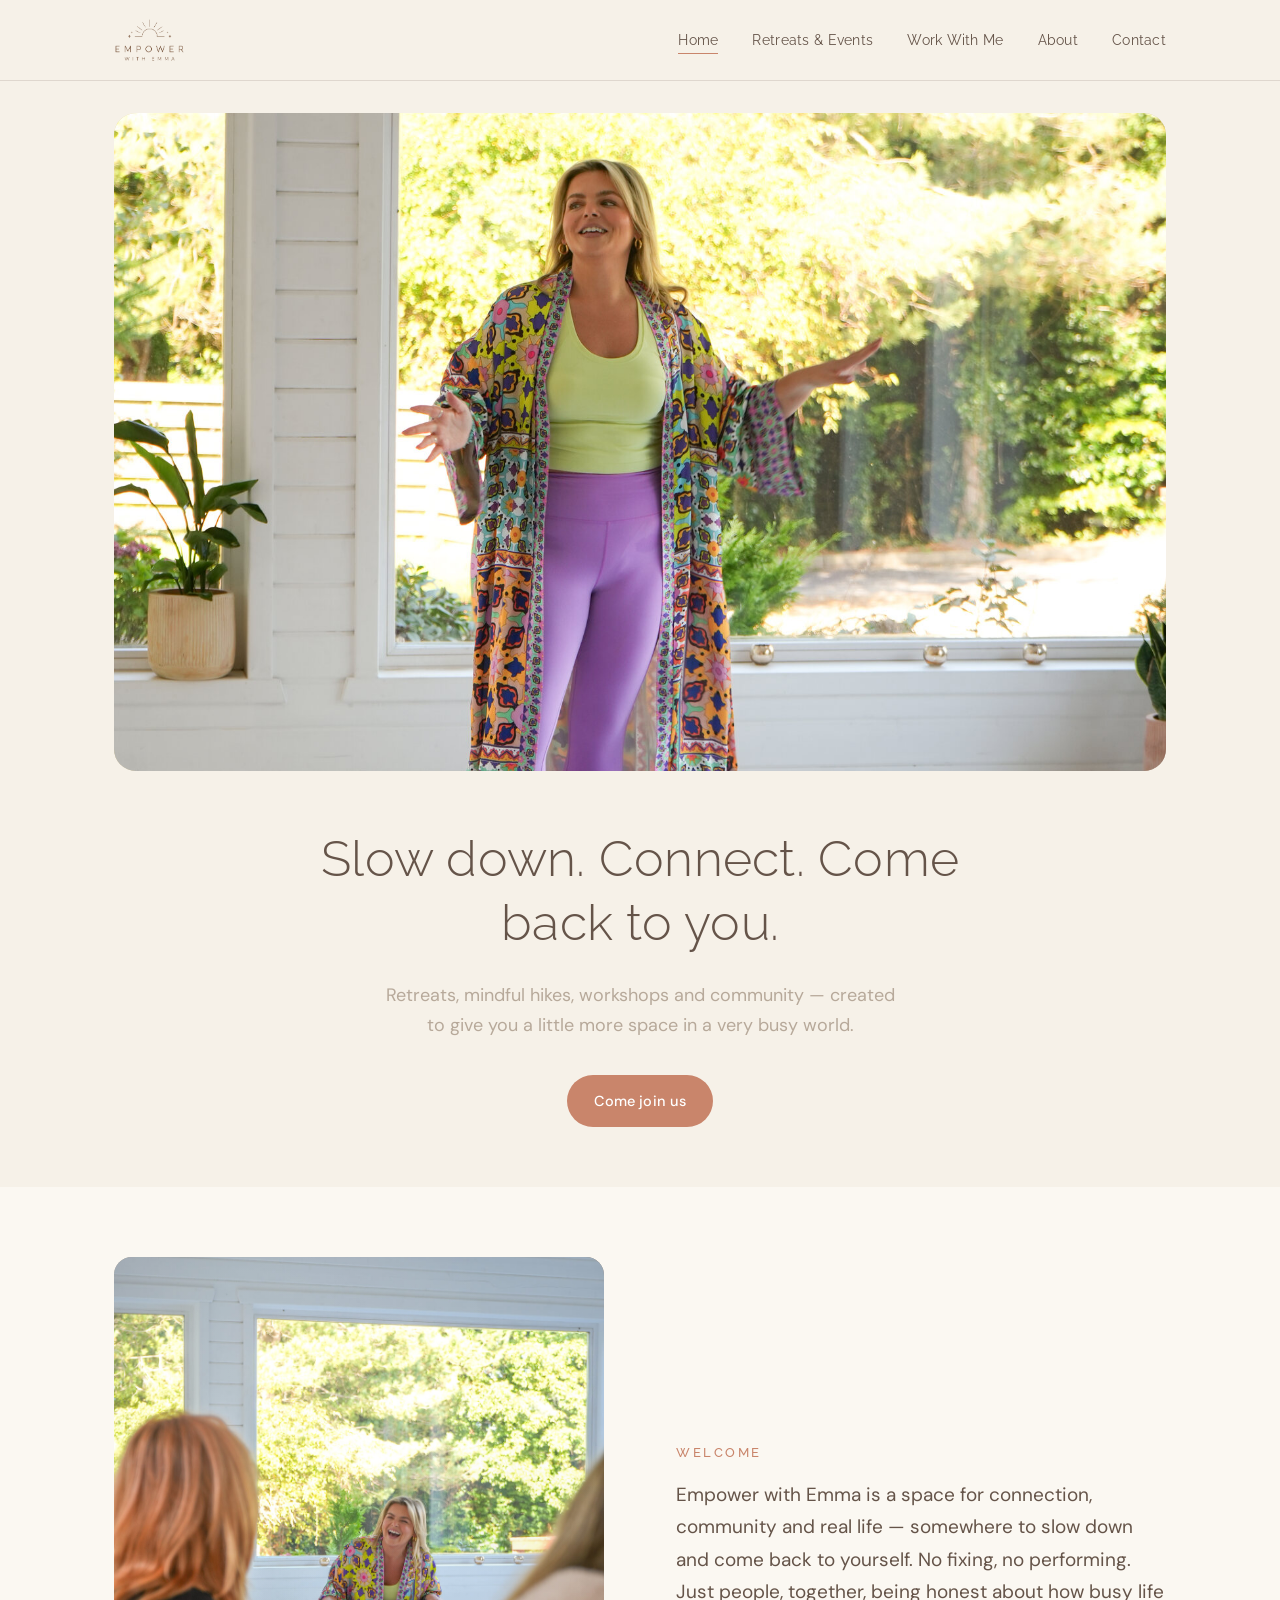
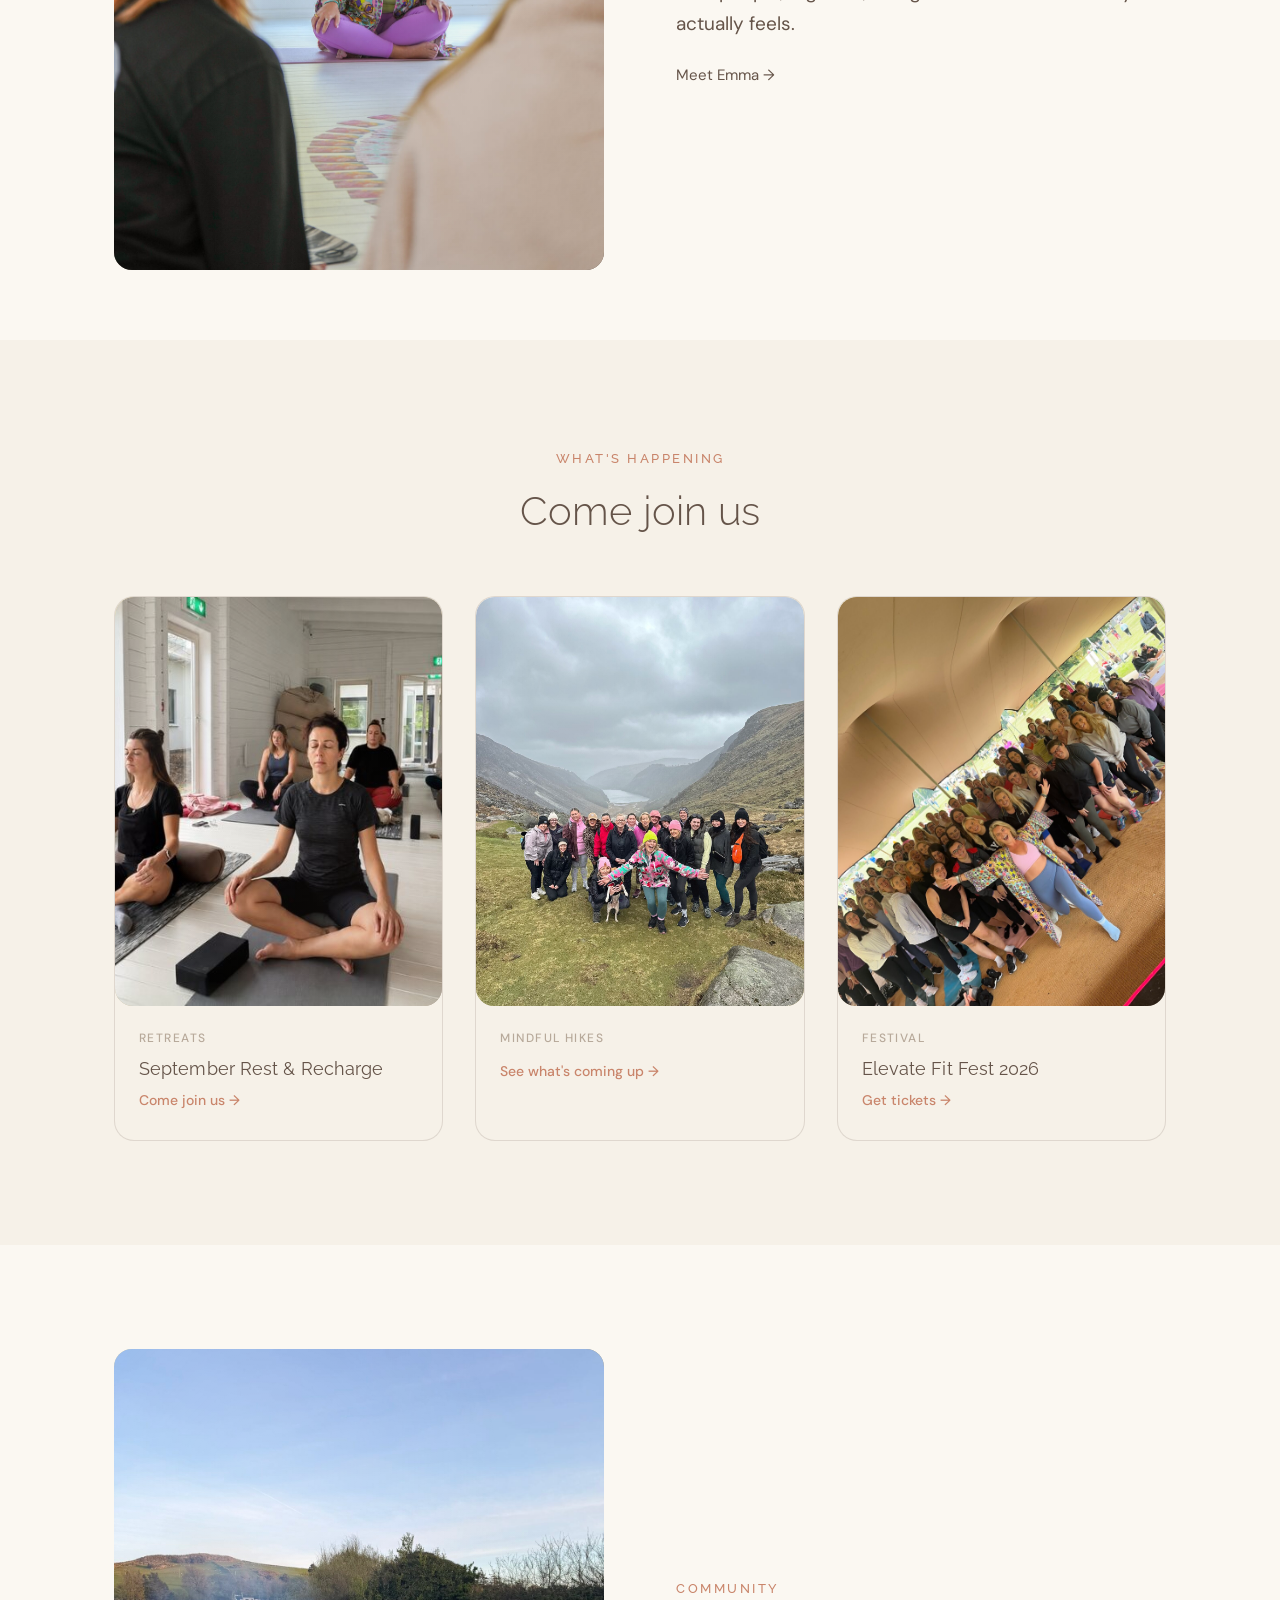
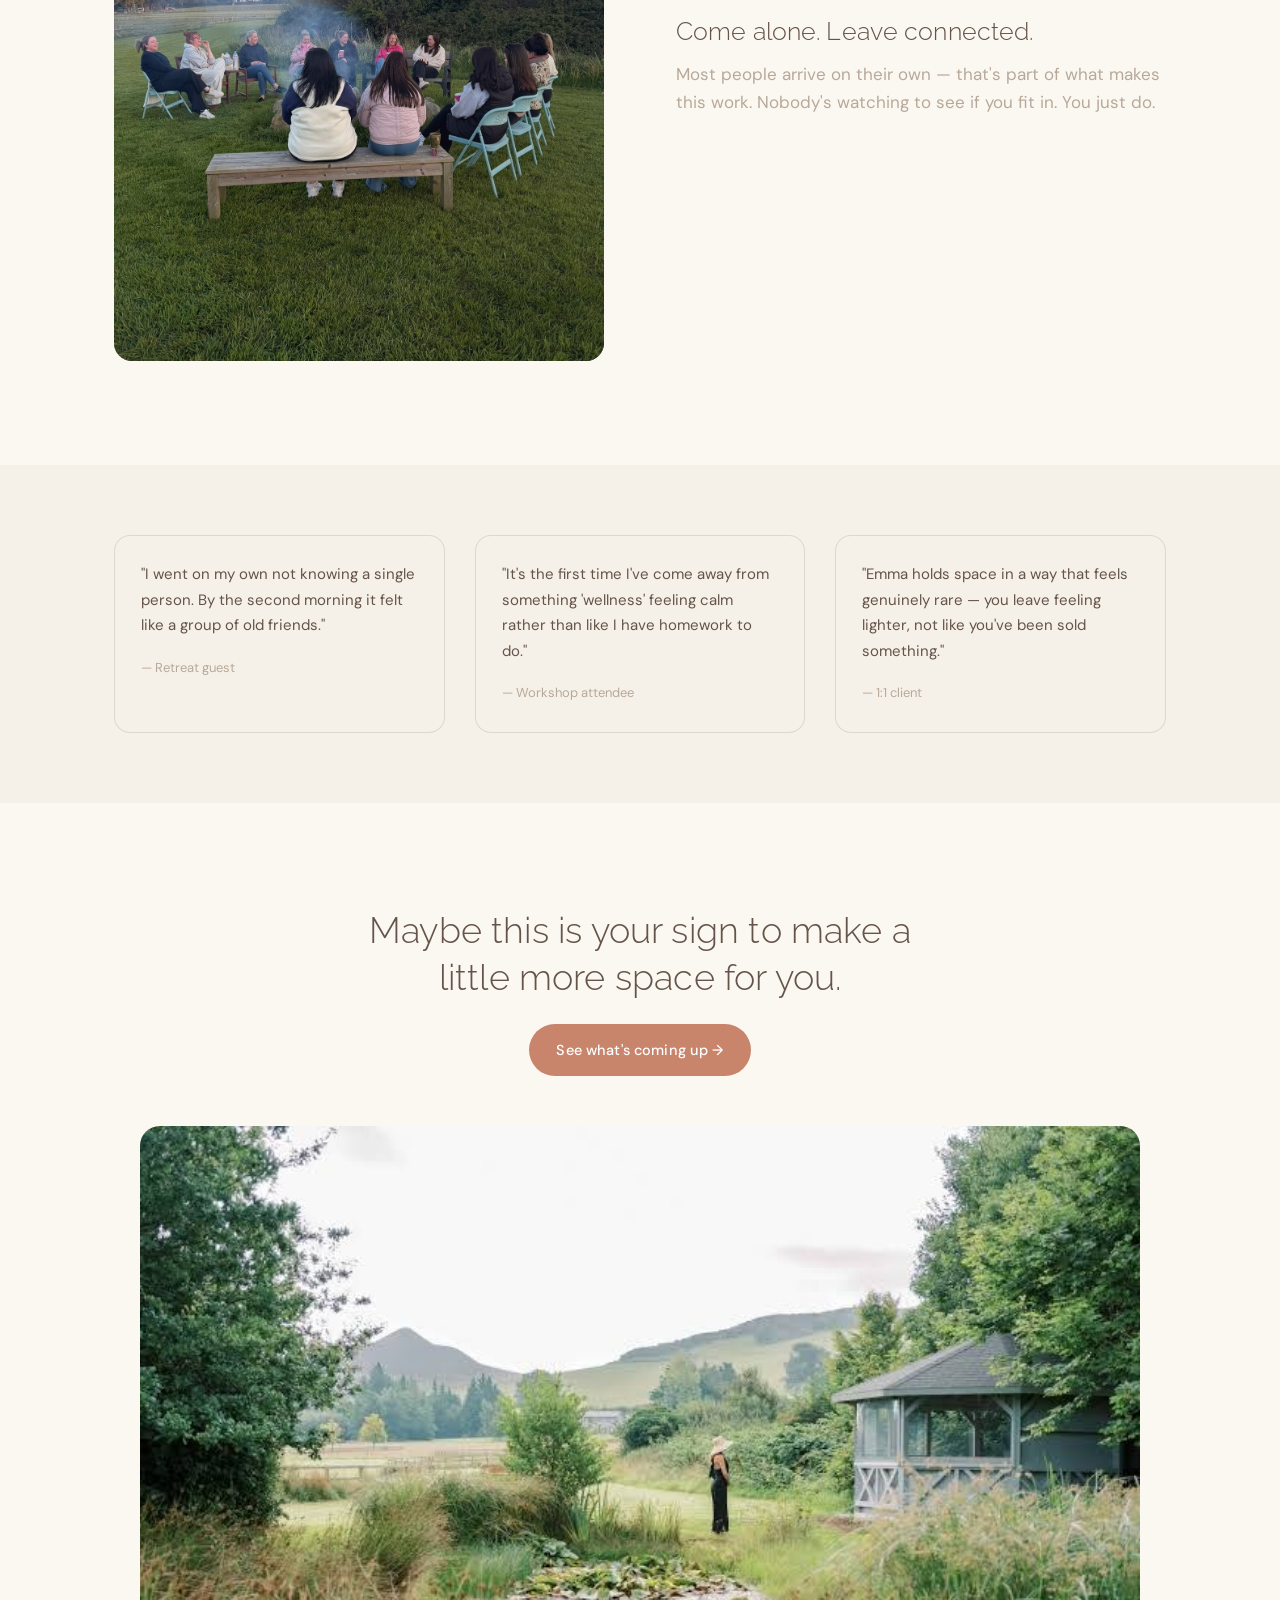
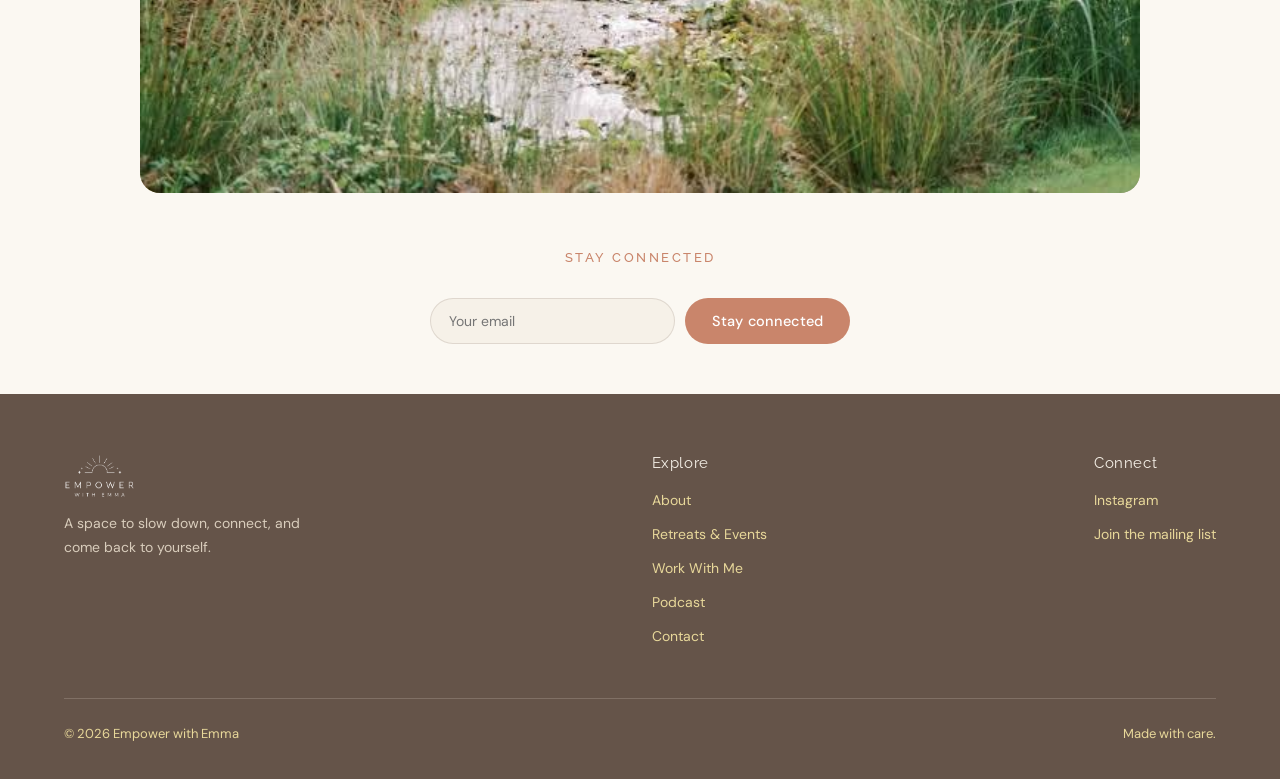
<file: index.html>
<!DOCTYPE html>
<html lang="en">
<head>
<meta charset="UTF-8">
<meta name="viewport" content="width=device-width, initial-scale=1.0">
<title>Empower with Emma — A space to slow down</title>
<meta name="description" content="Retreats, mindful hikes, workshops and community. Empower with Emma creates spaces to slow down, connect with yourself and connect with others.">
<link rel="stylesheet" href="styles.css">
</head>
<body>

<header class="site-header">
  <nav class="nav">
    <a href="index.html" class="logo">
        <img src="images/logo.png" alt="Empower with Emma" class="logo-img">
      </a>
    <button class="nav-toggle" aria-label="Toggle menu" aria-expanded="false">Menu</button>
    <ul class="nav-links">
      <li><a href="index.html" class="active">Home</a></li>
      <li><a href="retreats-events.html">Retreats &amp; Events</a></li>
      <li class="has-sub">
        <a href="work-with-me.html">Work With Me</a>
        <div class="sub-menu">
          <a href="work-with-me.html">1:1 Coaching</a>
        </div>
      </li>
      <li><a href="about.html">About</a></li>
      <li><a href="contact.html">Contact</a></li>
    </ul>
  </nav>
</header>

<!-- 01 HERO -->
<div class="container" style="padding-top: 32px;">
  <div class="photo landscape no-tint" style="aspect-ratio: 16/10; border-radius: 22px;">
    <img src="images/hero-facilitating.jpg" alt="Emma facilitating a session, warm and mid-conversation" loading="eager">
  </div>
</div>
<section class="hero" style="padding-top: 56px; padding-bottom: 60px;">
  <div class="hero-inner">
    <h1>Slow down. Connect. Come back to you.</h1>
    <p class="lede">Retreats, mindful hikes, workshops and community — created to give you a little more space in a very busy world.</p>
    <a href="retreats-events.html" class="btn btn-primary">Come join us</a>
  </div>
</section>

<!-- 02 WELCOME -->
<section class="section-tight section-oat">
  <div class="container two-col">
    <div class="photo p2" style="aspect-ratio:4/5;">
      <img src="images/about-story.jpg" alt="Emma in conversation, warm and candid" loading="lazy">
    </div>
    <div>
      <span class="eyebrow">Welcome</span>
      <p style="font-size:19px; color:var(--brown);">Empower with Emma is a space for connection, community and real life — somewhere to slow down and come back to yourself. No fixing, no performing. Just people, together, being honest about how busy life actually feels.</p>
      <a href="about.html" class="card-link" style="font-size:15px;">Meet Emma →</a>
    </div>
  </div>
</section>

<!-- 03 WHAT'S HAPPENING -->
<section>
  <div class="container">
    <div class="section-head">
      <span class="eyebrow">What's happening</span>
      <h2>Come join us</h2>
    </div>
    <div class="grid grid-3">
      <div class="card">
        <div class="photo p1">
          <img src="images/retreat-meditation.jpg" alt="Meditation session at the September Retreat" loading="lazy">
        </div>
        <div class="card-body">
          <span class="card-tag">Retreats</span>
          <h3 style="font-size:18px;">September Rest &amp; Recharge</h3>
          <a href="retreats-events.html#retreats" class="card-link">Come join us →</a>
        </div>
      </div>
      <div class="card">
        <div class="photo p3">
          <img src="images/hike-group-1.jpg" alt="Group hiking together in the mountains" loading="lazy">
        </div>
        <div class="card-body">
          <span class="card-tag">Mindful Hikes</span>
          <a href="retreats-events.html#hikes" class="card-link">See what's coming up →</a>
        </div>
      </div>
      <div class="card">
        <div class="photo no-tint">
          <img src="images/elevate-fit-fest.jpg" alt="Elevate Fit Fest 2026" loading="lazy">
        </div>
        <div class="card-body">
          <span class="card-tag">Festival</span>
          <h3 style="font-size:18px;">Elevate Fit Fest 2026</h3>
          <a href="https://www.eventbrite.ie/e/elevate-fit-fest-2026-tickets-1970342291835?aff=ebdssbdestsearch" target="_blank" rel="noopener" class="card-link">Get tickets →</a>
        </div>
      </div>
    </div>
  </div>
</section>

<!-- 04 COMMUNITY -->
<section class="section-oat">
  <div class="container two-col">
    <div class="photo wide p5" style="aspect-ratio:4/5;">
      <img src="images/retreat-firepit.jpg" alt="Group gathered together around a fire pit at dusk" loading="lazy">
    </div>
    <div>
      <span class="eyebrow">Community</span>
      <h2>Come alone. Leave connected.</h2>
      <p style="color:var(--taupe); font-size:17px;">Most people arrive on their own — that's part of what makes this work. Nobody's watching to see if you fit in. You just do.</p>
    </div>
  </div>
</section>

<!-- TESTIMONIALS -->
<section class="section-tight">
  <div class="container">
    <div class="testi-grid">
      <div class="testi">
        <p>"I went on my own not knowing a single person. By the second morning it felt like a group of old friends."</p>
        <span>— Retreat guest</span>
      </div>
      <div class="testi">
        <p>"It's the first time I've come away from something 'wellness' feeling calm rather than like I have homework to do."</p>
        <span>— Workshop attendee</span>
      </div>
      <div class="testi">
        <p>"Emma holds space in a way that feels genuinely rare — you leave feeling lighter, not like you've been sold something."</p>
        <span>— 1:1 client</span>
      </div>
    </div>
  </div>
</section>

<!-- 06 CLOSE + EMAIL -->
<section class="section-oat" style="padding-bottom:0;">
  <div class="container center" style="margin-bottom:50px;">
    <h2 style="font-size:clamp(26px,3.4vw,36px); max-width:600px; margin:0 auto 24px;">Maybe this is your sign to make a little more space for you.</h2>
    <a href="retreats-events.html" class="btn btn-primary">See what's coming up →</a>
  </div>
  <div class="container">
    <div class="photo no-tint" style="aspect-ratio:3/2; max-width:1000px; margin:0 auto; border-radius:20px;">
      <img src="images/hero-empty.jpg" alt="A quiet, empty landscape" loading="lazy">
    </div>
  </div>
  <div class="container center" style="padding:50px 0;">
    <span class="eyebrow">Stay connected</span>
    <form style="display:flex; gap:10px; max-width:420px; margin:14px auto 0; flex-wrap:wrap; justify-content:center;">
      <input type="email" placeholder="Your email" required style="flex:1; min-width:220px; padding:13px 18px; border-radius:100px; border:1px solid var(--border); background:var(--cream); font-family:var(--body); font-size:14px;">
      <button type="submit" class="btn btn-primary">Stay connected</button>
    </form>
  </div>
</section>

<footer>
  <div class="footer-inner">
    <div>
      <div class="logo logo-footer">
        <img src="images/logo.png" alt="Empower with Emma" class="logo-img">
      </div>
      <p style="color:#D9CDBC; font-size:14px; max-width:260px; margin-top:14px;">A space to slow down, connect, and come back to yourself.</p>
    </div>
    <div>
      <h4>Explore</h4>
      <a href="about.html">About</a>
      <a href="retreats-events.html">Retreats &amp; Events</a>
      <a href="work-with-me.html">Work With Me</a>
      <a href="podcast.html">Podcast</a>
      <a href="contact.html">Contact</a>
    </div>
    <div>
      <h4>Connect</h4>
      <a href="#">Instagram</a>
      <a href="#">Join the mailing list</a>
    </div>
  </div>
  <div class="footer-bottom">
    <span>© 2026 Empower with Emma</span>
    <span>Made with care.</span>
  </div>
</footer>

<script src="script.js"></script>
</body>
</html>
</file>
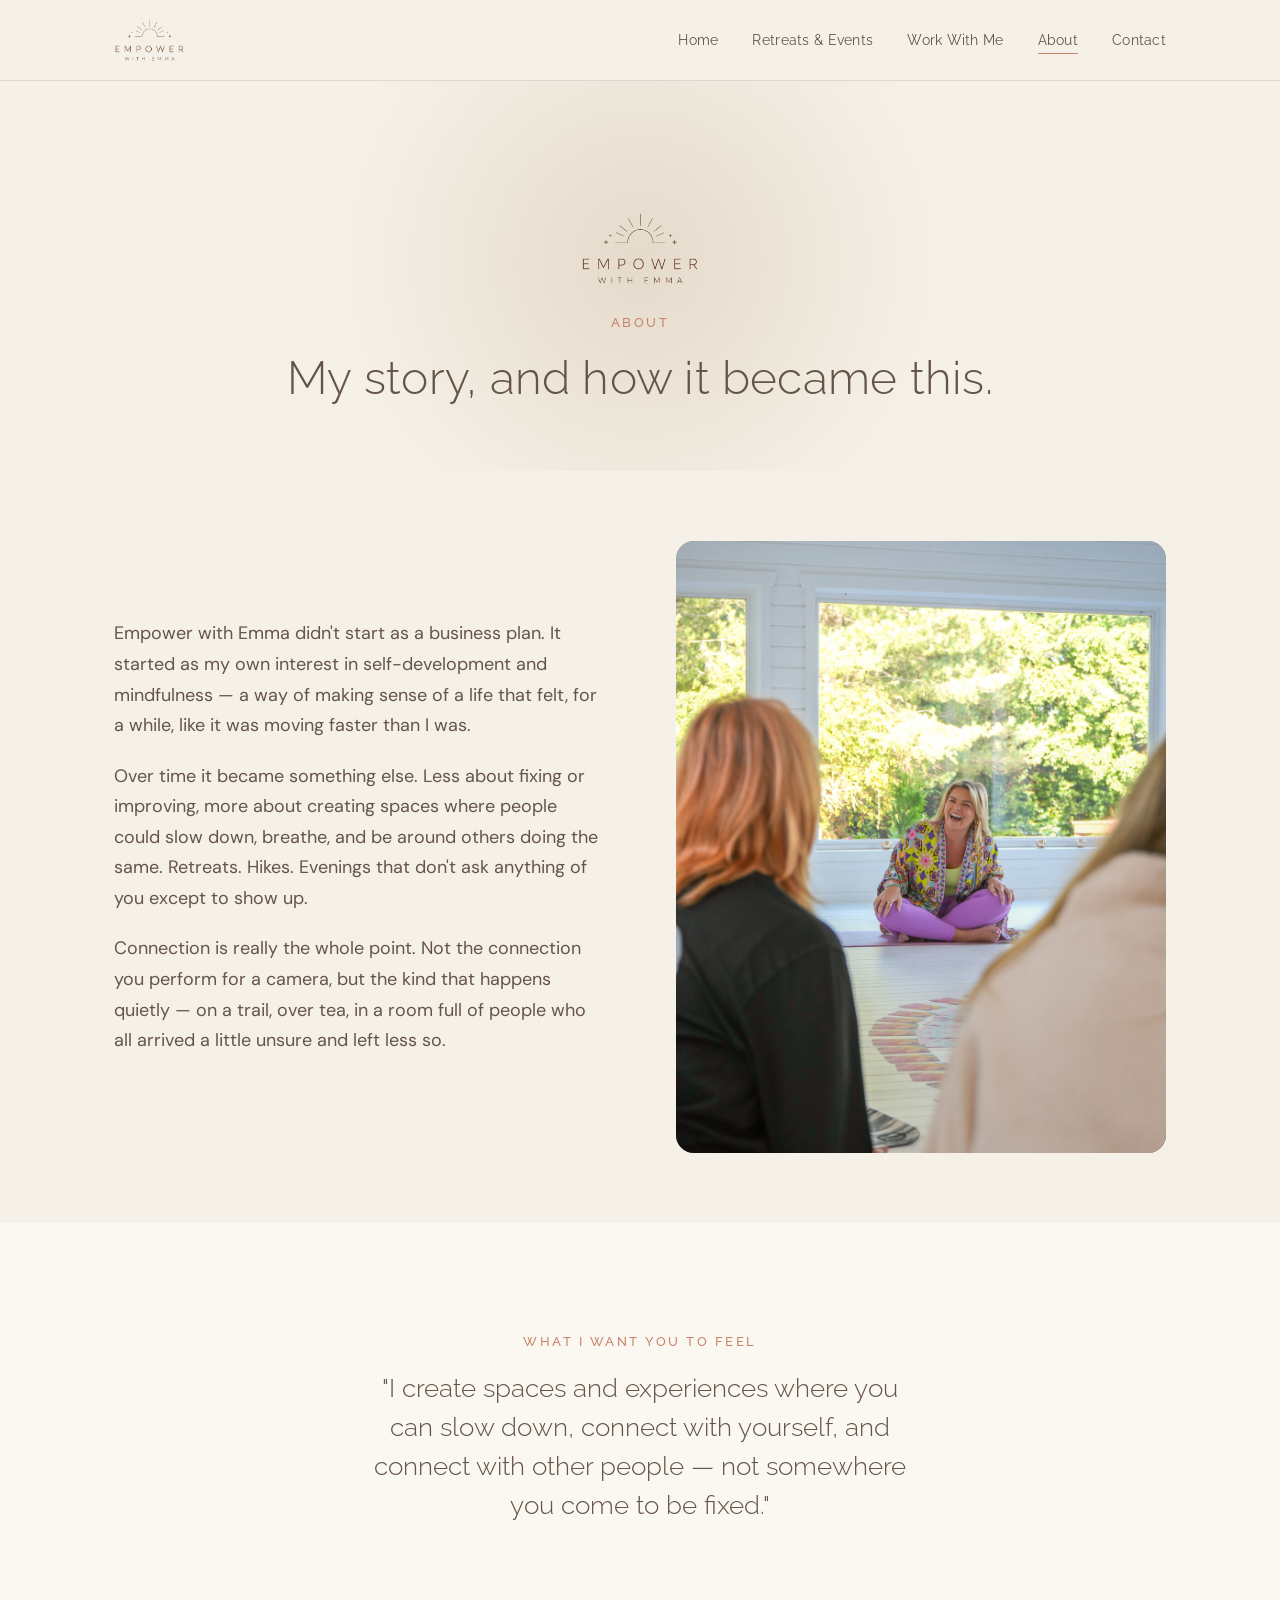
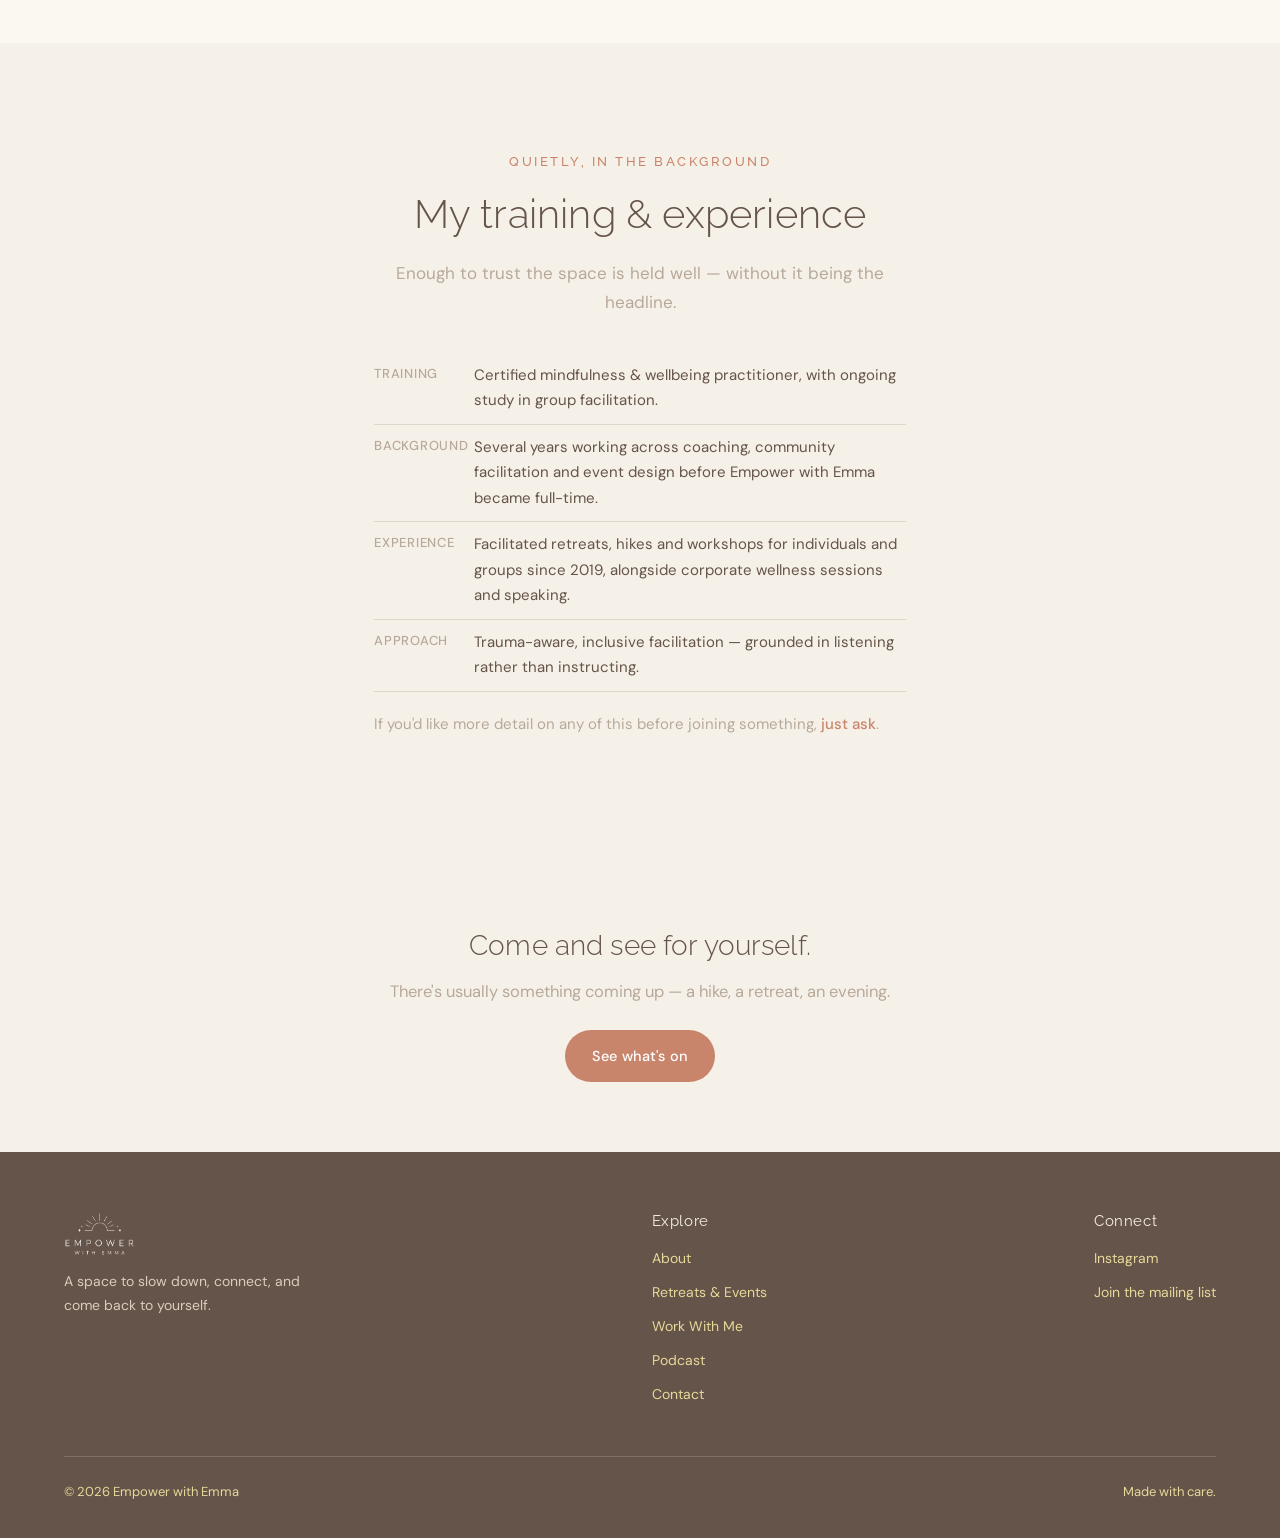
<file: about.html>
<!DOCTYPE html>
<html lang="en">
<head>
<meta charset="UTF-8">
<meta name="viewport" content="width=device-width, initial-scale=1.0">
<title>About — Empower with Emma</title>
<meta name="description" content="My story, how Empower with Emma has evolved, and why connection and community matter to me.">
<link rel="stylesheet" href="styles.css">
</head>
<body>

<header class="site-header">
  <nav class="nav">
    <a href="index.html" class="logo">
        <img src="images/logo.png" alt="Empower with Emma" class="logo-img">
      </a>
    <button class="nav-toggle" aria-label="Toggle menu" aria-expanded="false">Menu</button>
    <ul class="nav-links">
      <li><a href="index.html">Home</a></li>
      <li><a href="retreats-events.html">Retreats &amp; Events</a></li>
      <li class="has-sub">
        <a href="work-with-me.html">Work With Me</a>
        <div class="sub-menu">
          <a href="work-with-me.html">1:1 Coaching</a>
        </div>
      </li>
      <li><a href="about.html" class="active">About</a></li>
      <li><a href="contact.html">Contact</a></li>
    </ul>
  </nav>
</header>

<section class="hero" style="padding-bottom:40px;">
  <div class="breath" aria-hidden="true"></div>
  <div class="hero-inner">
    <img src="images/logo.png" alt="Empower with Emma" style="width:120px; height:auto; margin:0 auto 22px; display:block;">
    <span class="eyebrow">About</span>
    <h1 style="font-size:clamp(30px,4.6vw,46px);">My story, and how it became this.</h1>
  </div>
</section>

<!-- STORY FIRST -->
<section class="section-tight">
  <div class="container two-col">
    <div class="photo p2" style="order:2;">
      <img src="images/about-story.jpg" alt="Emma in conversation with two women in a bright sunroom" loading="lazy">
    </div>
    <div>
      <p style="font-size:18px;">Empower with Emma didn't start as a business plan. It started as my own interest in self-development and mindfulness — a way of making sense of a life that felt, for a while, like it was moving faster than I was.</p>
      <p style="font-size:18px;">Over time it became something else. Less about fixing or improving, more about creating spaces where people could slow down, breathe, and be around others doing the same. Retreats. Hikes. Evenings that don't ask anything of you except to show up.</p>
      <p style="font-size:18px;">Connection is really the whole point. Not the connection you perform for a camera, but the kind that happens quietly — on a trail, over tea, in a room full of people who all arrived a little unsure and left less so.</p>
    </div>
  </div>
</section>

<!-- WHAT I WANT PEOPLE TO EXPERIENCE -->
<section class="section-oat">
  <div class="container narrow center">
    <span class="eyebrow">What I want you to feel</span>
    <p class="quote">"I create spaces and experiences where you can slow down, connect with yourself, and connect with other people — not somewhere you come to be fixed."</p>
  </div>
</section>

<!-- TRAINING & EXPERIENCE -->
<section>
  <div class="container narrow">
    <div class="section-head" style="margin-bottom:36px;">
      <span class="eyebrow">Quietly, in the background</span>
      <h2>My training &amp; experience</h2>
      <p>Enough to trust the space is held well — without it being the headline.</p>
    </div>
    <ul class="detail-list">
      <li><strong>Training</strong> Certified mindfulness &amp; wellbeing practitioner, with ongoing study in group facilitation.</li>
      <li><strong>Background</strong> Several years working across coaching, community facilitation and event design before Empower with Emma became full-time.</li>
      <li><strong>Experience</strong> Facilitated retreats, hikes and workshops for individuals and groups since 2019, alongside corporate wellness sessions and speaking.</li>
      <li><strong>Approach</strong> Trauma-aware, inclusive facilitation — grounded in listening rather than instructing.</li>
    </ul>
    <p style="color:var(--taupe); font-size:15px;">If you'd like more detail on any of this before joining something, <a href="contact.html" style="color:var(--clay); font-weight:500;">just ask</a>.</p>
  </div>
</section>

<!-- CTA -->
<section class="section-tight center">
  <div class="container">
    <h2 style="font-size:28px;">Come and see for yourself.</h2>
    <p style="color:var(--taupe); margin-bottom:24px;">There's usually something coming up — a hike, a retreat, an evening.</p>
    <a href="retreats-events.html" class="btn btn-primary">See what's on</a>
  </div>
</section>

<footer>
  <div class="footer-inner">
    <div>
      <div class="logo logo-footer">
        <img src="images/logo.png" alt="Empower with Emma" class="logo-img">
      </div>
      <p style="color:#D9CDBC; font-size:14px; max-width:260px; margin-top:14px;">A space to slow down, connect, and come back to yourself.</p>
    </div>
    <div>
      <h4>Explore</h4>
      <a href="about.html">About</a>
      <a href="retreats-events.html">Retreats &amp; Events</a>
      <a href="work-with-me.html">Work With Me</a>
      <a href="podcast.html">Podcast</a>
      <a href="contact.html">Contact</a>
    </div>
    <div>
      <h4>Connect</h4>
      <a href="#">Instagram</a>
      <a href="#">Join the mailing list</a>
    </div>
  </div>
  <div class="footer-bottom">
    <span>© 2026 Empower with Emma</span>
    <span>Made with care.</span>
  </div>
</footer>

<script src="script.js"></script>
</body>
</html>
</file>
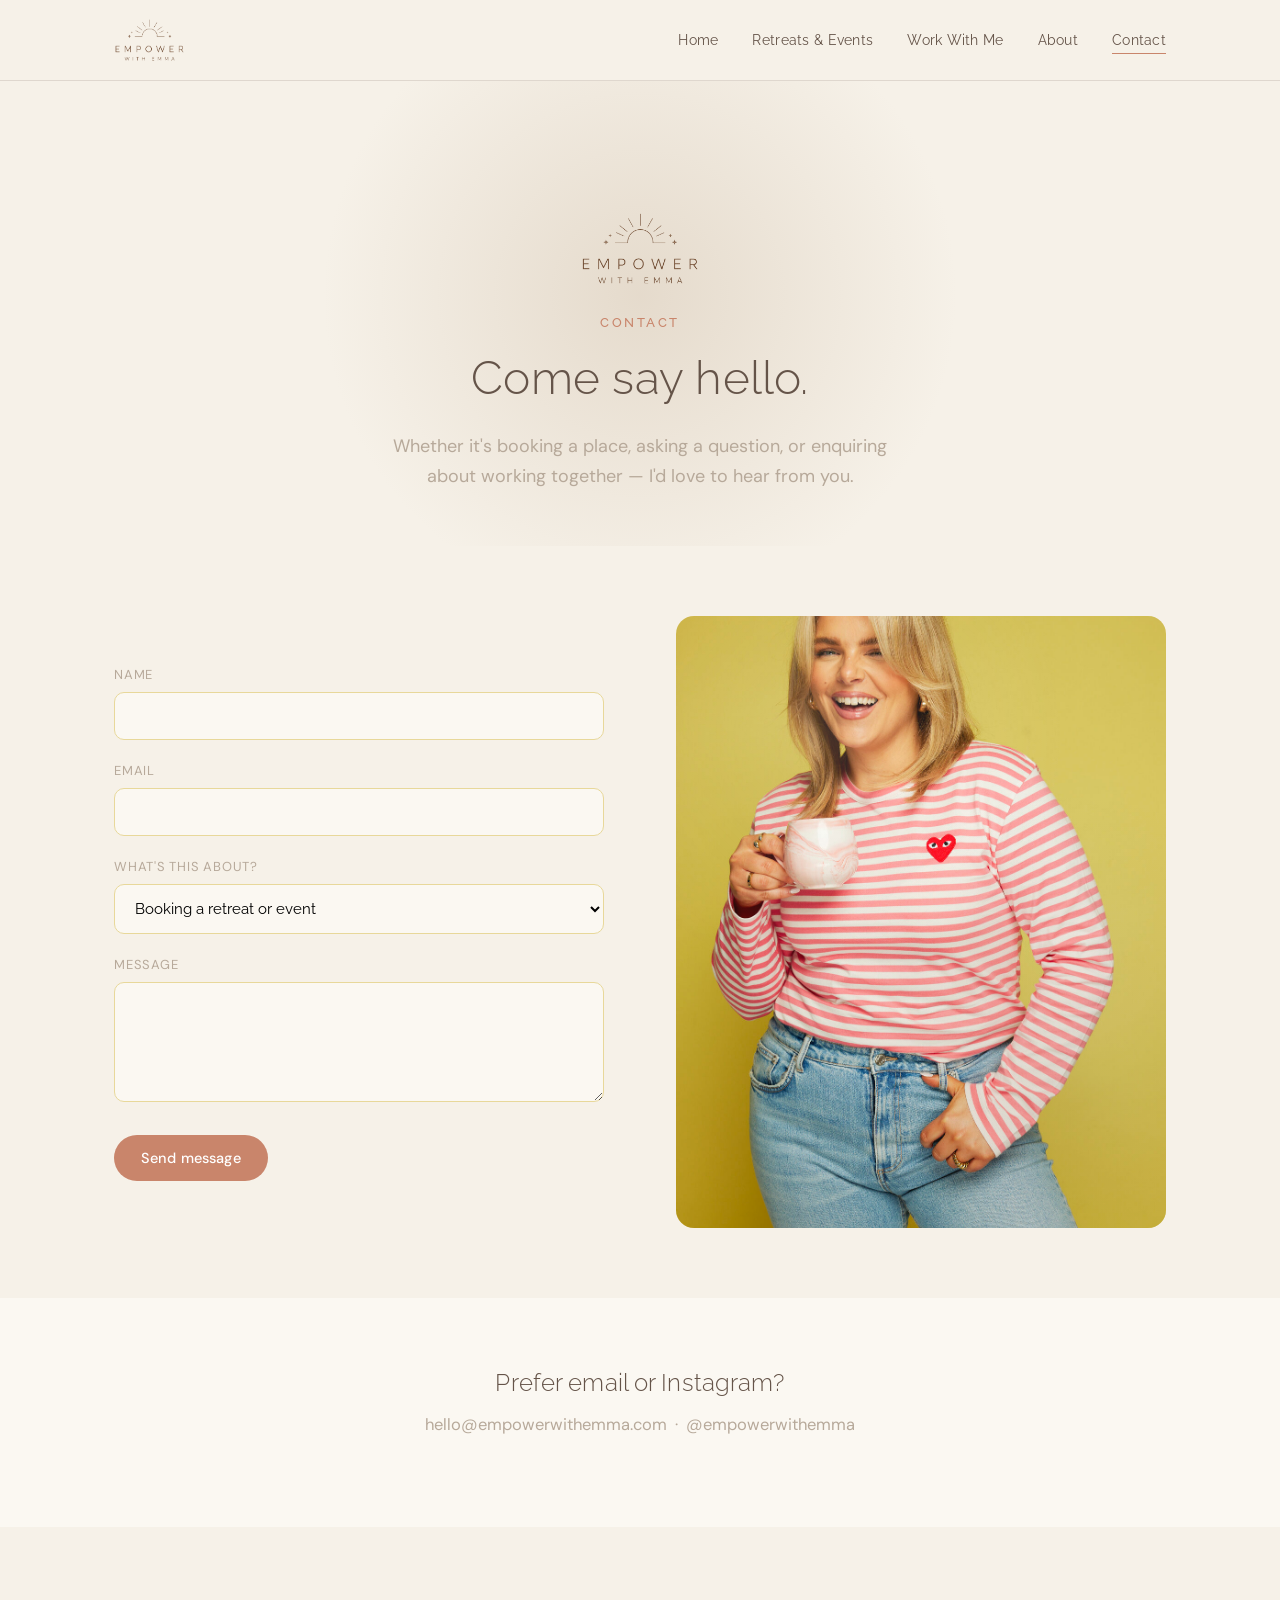
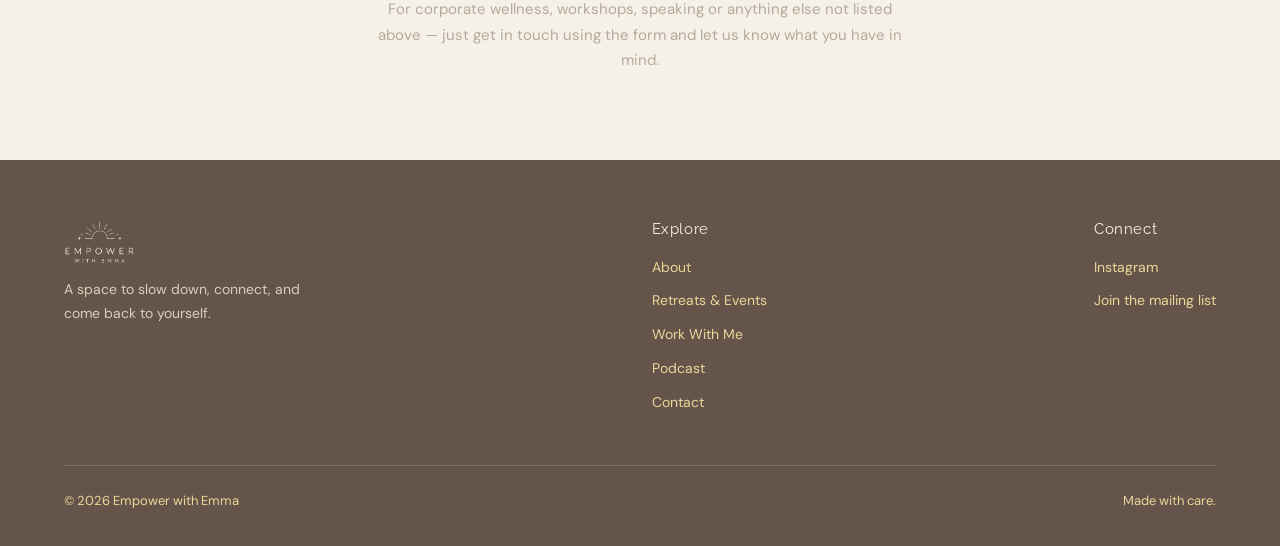
<file: contact.html>
<!DOCTYPE html>
<html lang="en">
<head>
<meta charset="UTF-8">
<meta name="viewport" content="width=device-width, initial-scale=1.0">
<title>Contact — Empower with Emma</title>
<meta name="description" content="Get in touch to book a retreat, hike, workshop, or enquire about 1:1 and corporate work.">
<link rel="stylesheet" href="styles.css">
</head>
<body>

<header class="site-header">
  <nav class="nav">
    <a href="index.html" class="logo">
        <img src="images/logo.png" alt="Empower with Emma" class="logo-img">
      </a>
    <button class="nav-toggle" aria-label="Toggle menu" aria-expanded="false">Menu</button>
    <ul class="nav-links">
      <li><a href="index.html">Home</a></li>
      <li><a href="retreats-events.html">Retreats &amp; Events</a></li>
      <li class="has-sub">
        <a href="work-with-me.html">Work With Me</a>
        <div class="sub-menu">
          <a href="work-with-me.html">1:1 Coaching</a>
        </div>
      </li>
      <li><a href="about.html">About</a></li>
      <li><a href="contact.html" class="active">Contact</a></li>
    </ul>
  </nav>
</header>

<section class="hero" style="padding-bottom:20px;">
  <div class="breath" aria-hidden="true"></div>
  <div class="hero-inner">
    <img src="images/logo.png" alt="Empower with Emma" style="width:120px; height:auto; margin:0 auto 22px; display:block;">
    <span class="eyebrow">Contact</span>
    <h1 style="font-size:clamp(30px,4.6vw,46px);">Come say hello.</h1>
    <p class="lede">Whether it's booking a place, asking a question, or enquiring about working together — I'd love to hear from you.</p>
  </div>
</section>

<section class="section-tight">
  <div class="container two-col">
    <div>
      <form id="contact-form">
        <label style="display:block; font-size:13px; text-transform:uppercase; letter-spacing:.06em; color:var(--taupe); margin-bottom:6px;">Name</label>
        <input type="text" name="name" required style="width:100%; padding:14px 16px; margin-bottom:20px; border-radius:10px; border:1px solid var(--oat-deep); background:var(--oat); font-family:var(--sans); font-size:15px;">

        <label style="display:block; font-size:13px; text-transform:uppercase; letter-spacing:.06em; color:var(--taupe); margin-bottom:6px;">Email</label>
        <input type="email" name="email" required style="width:100%; padding:14px 16px; margin-bottom:20px; border-radius:10px; border:1px solid var(--oat-deep); background:var(--oat); font-family:var(--sans); font-size:15px;">

        <label style="display:block; font-size:13px; text-transform:uppercase; letter-spacing:.06em; color:var(--taupe); margin-bottom:6px;">What's this about?</label>
        <select name="topic" id="topic" style="width:100%; padding:14px 16px; margin-bottom:20px; border-radius:10px; border:1px solid var(--oat-deep); background:var(--oat); font-family:var(--sans); font-size:15px;">
          <option>Booking a retreat or event</option>
          <option>1:1 Coaching</option>
          <option>Corporate wellness, workshops or speaking</option>
          <option>Something else</option>
        </select>

        <label style="display:block; font-size:13px; text-transform:uppercase; letter-spacing:.06em; color:var(--taupe); margin-bottom:6px;">Message</label>
        <textarea name="message" rows="5" required style="width:100%; padding:14px 16px; margin-bottom:24px; border-radius:10px; border:1px solid var(--oat-deep); background:var(--oat); font-family:var(--sans); font-size:15px; resize:vertical;"></textarea>

        <button type="submit" class="btn btn-primary">Send message</button>
        <p id="form-note" style="margin-top:16px; color:var(--taupe); font-size:14px; display:none;">Thank you — I'll be in touch soon.</p>
      </form>
    </div>
    <div class="photo p3" style="aspect-ratio:4/5;">
      <img src="images/emma-mug.jpg" alt="Emma smiling, holding a mug" loading="lazy">
    </div>
  </div>
</section>

<section class="section-oat section-tight">
  <div class="container center">
    <h2 style="font-size:24px;">Prefer email or Instagram?</h2>
    <p style="color:var(--taupe);">hello@empowerwithemma.com &nbsp;·&nbsp; @empowerwithemma</p>
  </div>
</section>

<section class="section-tight">
  <div class="container center narrow">
    <p style="color:var(--taupe); font-size:15px;">For corporate wellness, workshops, speaking or anything else not listed above — just get in touch using the form and let us know what you have in mind.</p>
  </div>
</section>

<footer>
  <div class="footer-inner">
    <div>
      <div class="logo logo-footer">
        <img src="images/logo.png" alt="Empower with Emma" class="logo-img">
      </div>
      <p style="color:#D9CDBC; font-size:14px; max-width:260px; margin-top:14px;">A space to slow down, connect, and come back to yourself.</p>
    </div>
    <div>
      <h4>Explore</h4>
      <a href="about.html">About</a>
      <a href="retreats-events.html">Retreats &amp; Events</a>
      <a href="work-with-me.html">Work With Me</a>
      <a href="podcast.html">Podcast</a>
      <a href="contact.html">Contact</a>
    </div>
    <div>
      <h4>Connect</h4>
      <a href="#">Instagram</a>
      <a href="#">Join the mailing list</a>
    </div>
  </div>
  <div class="footer-bottom">
    <span>© 2026 Empower with Emma</span>
    <span>Made with care.</span>
  </div>
</footer>

<script src="script.js"></script>
</body>
</html>
</file>
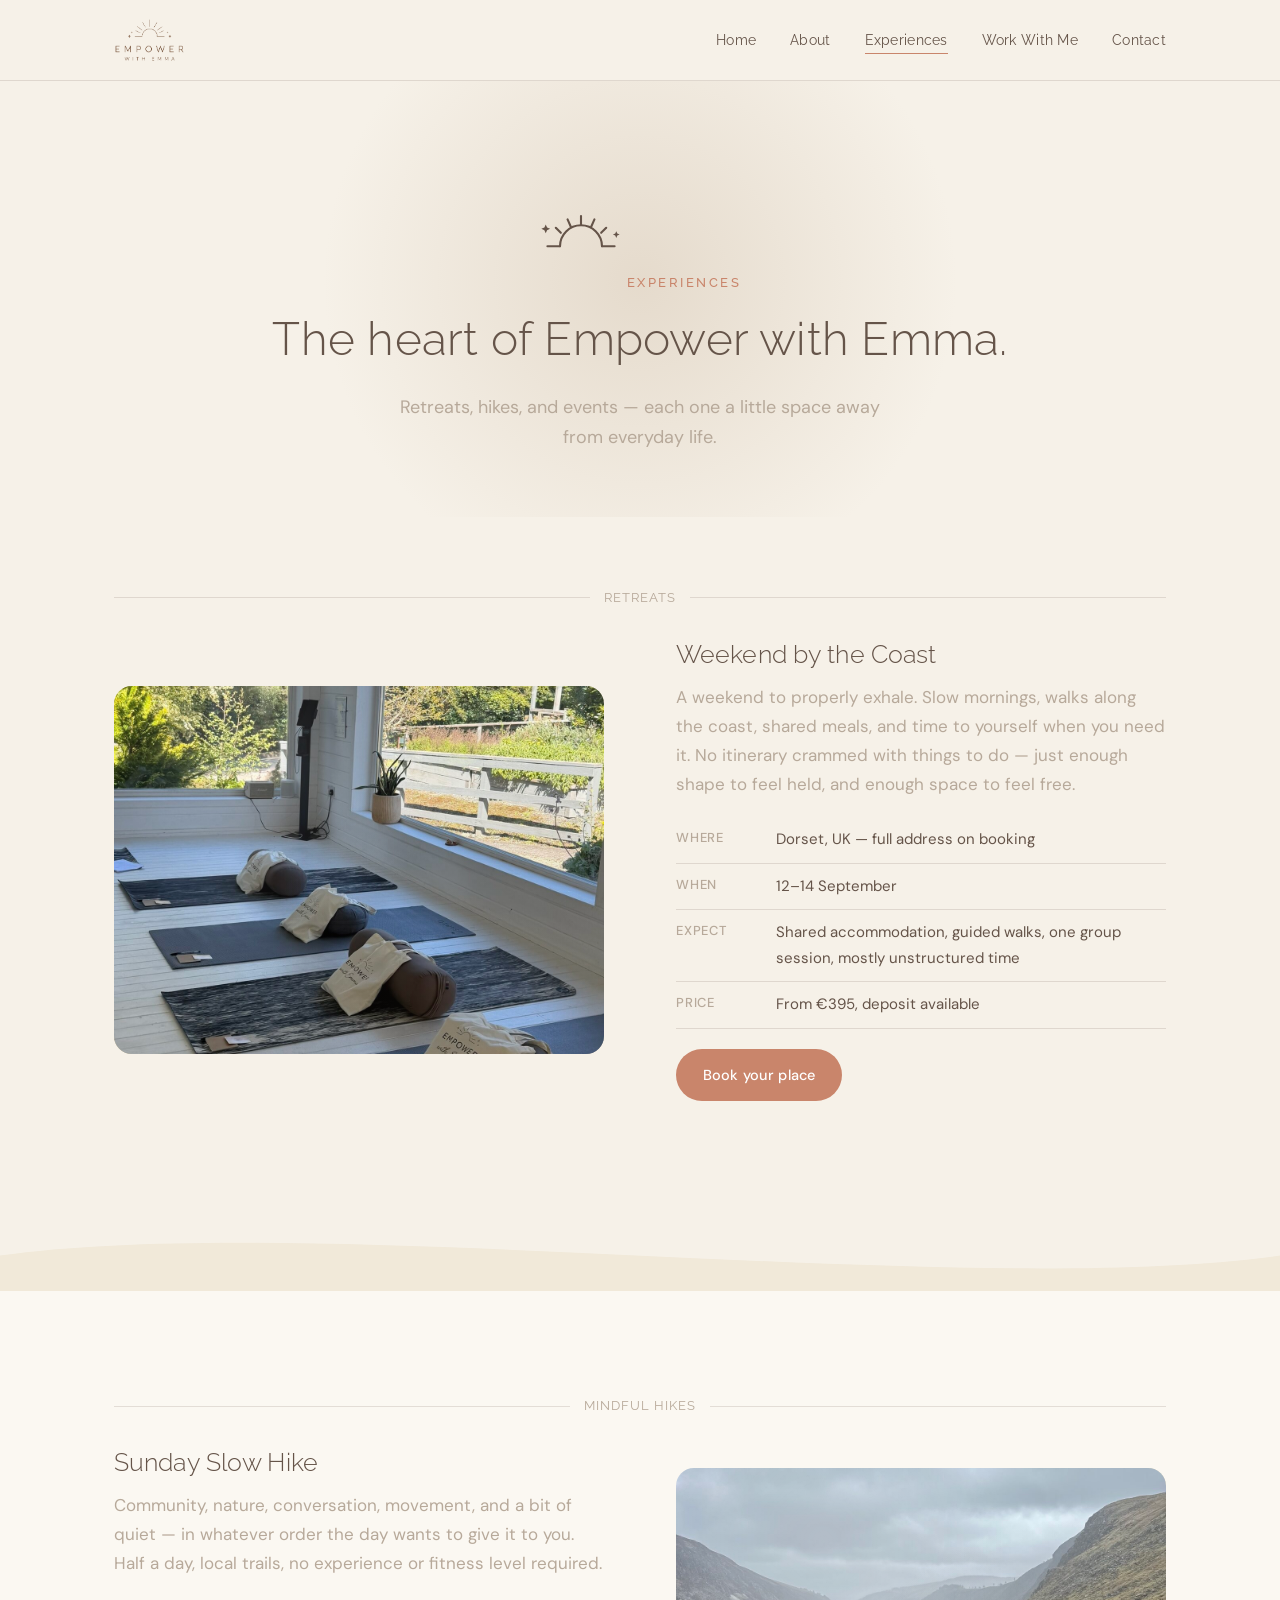
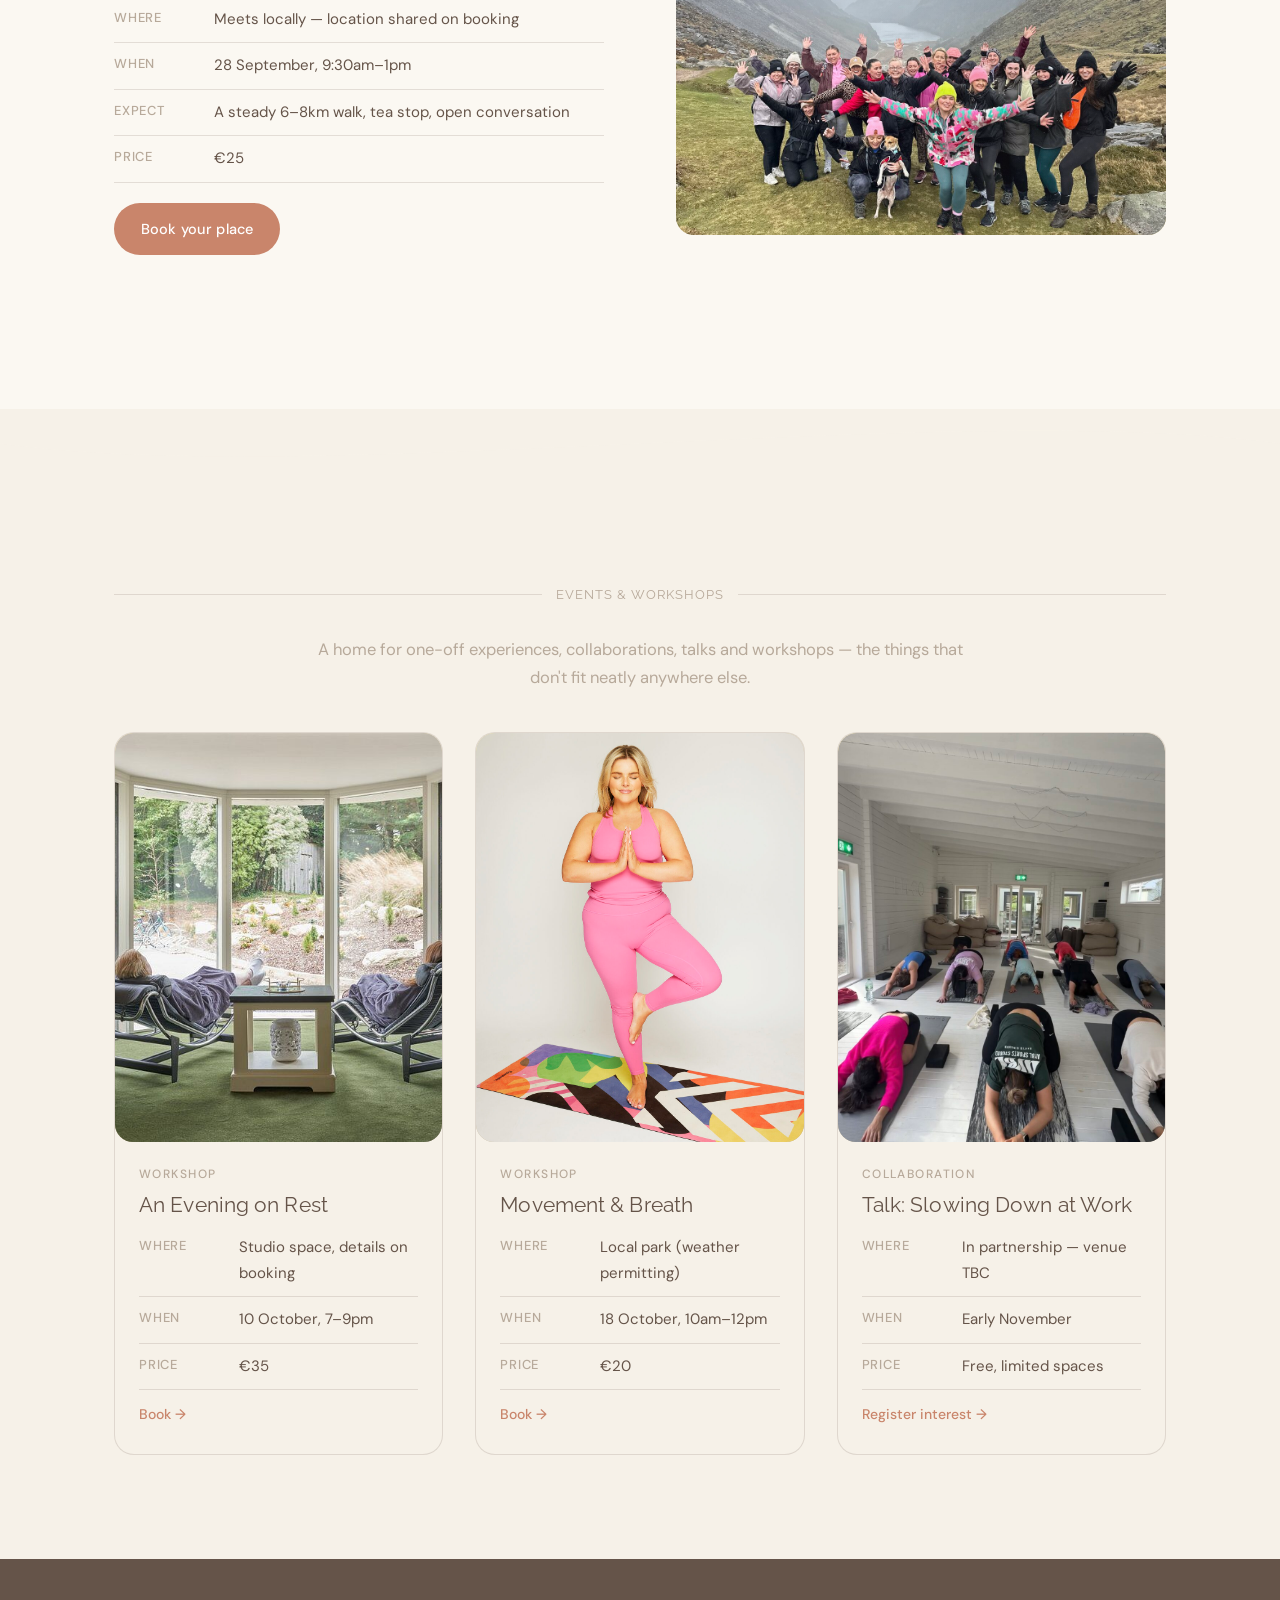
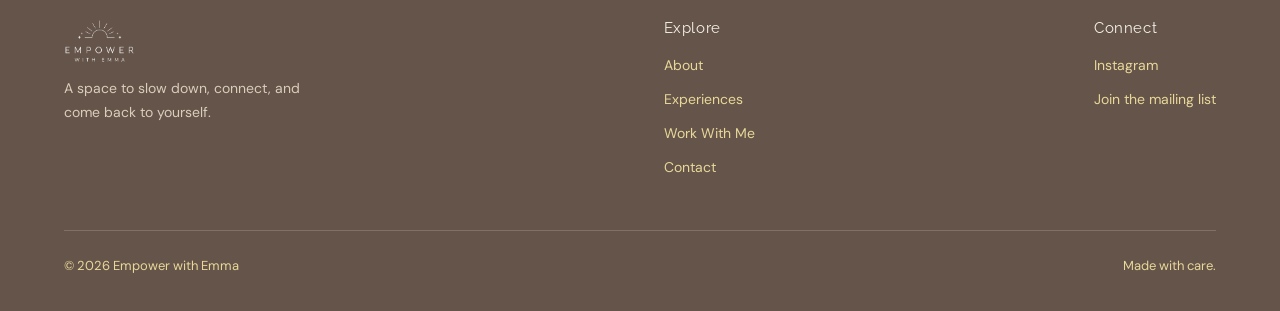
<file: experiences.html>
<!DOCTYPE html>
<html lang="en">
<head>
<meta charset="UTF-8">
<meta name="viewport" content="width=device-width, initial-scale=1.0">
<title>Experiences — Empower with Emma</title>
<meta name="description" content="Retreats, mindful hikes, and events & workshops with Empower with Emma.">
<link rel="stylesheet" href="styles.css">
</head>
<body>

<header class="site-header">
  <nav class="nav">
    <a href="index.html" class="logo">
        <img src="images/logo.png" alt="Empower with Emma" class="logo-img">
      </a>
    <button class="nav-toggle" aria-label="Toggle menu" aria-expanded="false">Menu</button>
    <ul class="nav-links">
      <li><a href="index.html">Home</a></li>
      <li><a href="about.html">About</a></li>
      <li class="has-sub">
        <a href="experiences.html" class="active">Experiences</a>
        <div class="sub-menu">
          <a href="experiences.html#retreats">Retreats</a>
          <a href="experiences.html#hikes">Hikes</a>
          <a href="experiences.html#events">Events &amp; Workshops</a>
        </div>
      </li>
      <li><a href="work-with-me.html">Work With Me</a></li>
      <li><a href="contact.html">Contact</a></li>
    </ul>
  </nav>
</header>

<section class="hero" style="padding-bottom:30px;">
  <div class="breath" aria-hidden="true"></div>
  <div class="hero-inner">
    <svg class="hero-mark" viewBox="0 0 100 60" aria-hidden="true">
      <g stroke="currentColor" stroke-width="2.5" stroke-linecap="round" fill="none">
        <path d="M25 42 A25 25 0 0 1 75 42" />
        <line x1="25" y1="42" x2="10" y2="42" />
        <line x1="75" y1="42" x2="90" y2="42" />
        <line x1="50" y1="6" x2="50" y2="16" />
        <line x1="34" y1="10" x2="38" y2="19" />
        <line x1="66" y1="10" x2="62" y2="19" />
        <line x1="20" y1="20" x2="26" y2="26" />
        <line x1="80" y1="20" x2="74" y2="26" />
      </g>
      <g fill="currentColor">
        <path d="M8 16 l1.6 3.6 3.6 1.6 -3.6 1.6 -1.6 3.6 -1.6 -3.6 -3.6 -1.6 3.6 -1.6 z" />
        <path d="M92 24 l1.2 2.8 2.8 1.2 -2.8 1.2 -1.2 2.8 -1.2 -2.8 -2.8 -1.2 2.8 -1.2 z" />
      </g>
    </svg>
    
    <span class="eyebrow">Experiences</span>
    <h1 style="font-size:clamp(30px,4.6vw,46px);">The heart of Empower with Emma.</h1>
    <p class="lede">Retreats, hikes, and events — each one a little space away from everyday life.</p>
  </div>
</section>

<!-- RETREATS -->
<section id="retreats" class="section-tight">
  <div class="container">
    <div class="split-strip"><span>Retreats</span></div>
    <div class="two-col" style="margin-bottom:50px;">
      <div class="photo landscape p1" style="aspect-ratio:4/3;">
        <img src="images/retreat-studio-wide.jpg" alt="Empty retreat studio set up with mats and blankets, morning light" loading="lazy">
      </div>
      <div>
        <h2>Weekend by the Coast</h2>
        <p style="color:var(--taupe); font-size:17px;">A weekend to properly exhale. Slow mornings, walks along the coast, shared meals, and time to yourself when you need it. No itinerary crammed with things to do — just enough shape to feel held, and enough space to feel free.</p>
        <ul class="detail-list">
          <li><strong>Where</strong> Dorset, UK — full address on booking</li>
          <li><strong>When</strong> 12–14 September</li>
          <li><strong>Expect</strong> Shared accommodation, guided walks, one group session, mostly unstructured time</li>
          <li><strong>Price</strong> From €395, deposit available</li>
        </ul>
        <a href="contact.html" class="btn btn-primary">Book your place</a>
      </div>
    </div>
  </div>
</section>

<div class="arc-divider" aria-hidden="true">
  <svg viewBox="0 0 1440 80" preserveAspectRatio="none"><path d="M0,40 C360,-10 1080,90 1440,40 L1440,80 L0,80 Z" fill="#F1E9D9"></path></svg>
</div>

<!-- HIKES -->
<section id="hikes" class="section-oat">
  <div class="container">
    <div class="split-strip"><span>Mindful Hikes</span></div>
    <div class="two-col" style="margin-bottom:50px;">
      <div>
        <h2>Sunday Slow Hike</h2>
        <p style="color:var(--taupe); font-size:17px;">Community, nature, conversation, movement, and a bit of quiet — in whatever order the day wants to give it to you. Half a day, local trails, no experience or fitness level required.</p>
        <ul class="detail-list">
          <li><strong>Where</strong> Meets locally — location shared on booking</li>
          <li><strong>When</strong> 28 September, 9:30am–1pm</li>
          <li><strong>Expect</strong> A steady 6–8km walk, tea stop, open conversation</li>
          <li><strong>Price</strong> €25</li>
        </ul>
        <a href="contact.html" class="btn btn-primary">Book your place</a>
      </div>
      <div class="photo landscape p3" style="aspect-ratio:4/3;">
        <img src="images/hike-group-2.jpg" alt="Group hiking together in the mountains" loading="lazy">
      </div>
    </div>
  </div>
</section>

<div class="arc-divider" aria-hidden="true">
  <svg viewBox="0 0 1440 80" preserveAspectRatio="none"><path d="M0,40 C360,90 1080,-10 1440,40 L1440,80 L0,80 Z" fill="var(--cream)"></path></svg>
</div>

<!-- EVENTS & WORKSHOPS -->
<section id="events">
  <div class="container">
    <div class="split-strip"><span>Events &amp; Workshops</span></div>
    <p class="narrow center" style="color:var(--taupe); margin-bottom:40px;">A home for one-off experiences, collaborations, talks and workshops — the things that don't fit neatly anywhere else.</p>
    <div class="grid grid-3">
      <div class="card">
        <div class="photo no-tint"><img src="images/evening-lounge.jpg" alt="Cosy evening lounge setting" loading="lazy"></div>
        <div class="card-body">
          <span class="card-tag">Workshop</span>
          <h3>An Evening on Rest</h3>
          <ul class="detail-list" style="margin-bottom:10px;">
            <li><strong>Where</strong> Studio space, details on booking</li>
            <li><strong>When</strong> 10 October, 7–9pm</li>
            <li><strong>Price</strong> €35</li>
          </ul>
          <a href="contact.html" class="card-link">Book →</a>
        </div>
      </div>
      <div class="card">
        <div class="photo no-tint"><img src="images/movement-breath.jpg" alt="Movement and breath session" loading="lazy"></div>
        <div class="card-body">
          <span class="card-tag">Workshop</span>
          <h3>Movement &amp; Breath</h3>
          <ul class="detail-list" style="margin-bottom:10px;">
            <li><strong>Where</strong> Local park (weather permitting)</li>
            <li><strong>When</strong> 18 October, 10am–12pm</li>
            <li><strong>Price</strong> €20</li>
          </ul>
          <a href="contact.html" class="card-link">Book →</a>
        </div>
      </div>
      <div class="card">
        <div class="photo no-tint"><img src="images/collab-talk.jpg" alt="Group session in a bright wood-clad room" loading="lazy"></div>
        <div class="card-body">
          <span class="card-tag">Collaboration</span>
          <h3>Talk: Slowing Down at Work</h3>
          <ul class="detail-list" style="margin-bottom:10px;">
            <li><strong>Where</strong> In partnership — venue TBC</li>
            <li><strong>When</strong> Early November</li>
            <li><strong>Price</strong> Free, limited spaces</li>
          </ul>
          <a href="contact.html" class="card-link">Register interest →</a>
        </div>
      </div>
    </div>
  </div>
</section>

<footer>
  <div class="footer-inner">
    <div>
      <div class="logo logo-footer">
        <img src="images/logo.png" alt="Empower with Emma" class="logo-img">
      </div>
      <p style="color:#D9CDBC; font-size:14px; max-width:260px; margin-top:14px;">A space to slow down, connect, and come back to yourself.</p>
    </div>
    <div>
      <h4>Explore</h4>
      <a href="about.html">About</a>
      <a href="experiences.html">Experiences</a>
      <a href="work-with-me.html">Work With Me</a>
      <a href="contact.html">Contact</a>
    </div>
    <div>
      <h4>Connect</h4>
      <a href="#">Instagram</a>
      <a href="#">Join the mailing list</a>
    </div>
  </div>
  <div class="footer-bottom">
    <span>© 2026 Empower with Emma</span>
    <span>Made with care.</span>
  </div>
</footer>

<script src="script.js"></script>
</body>
</html>
</file>
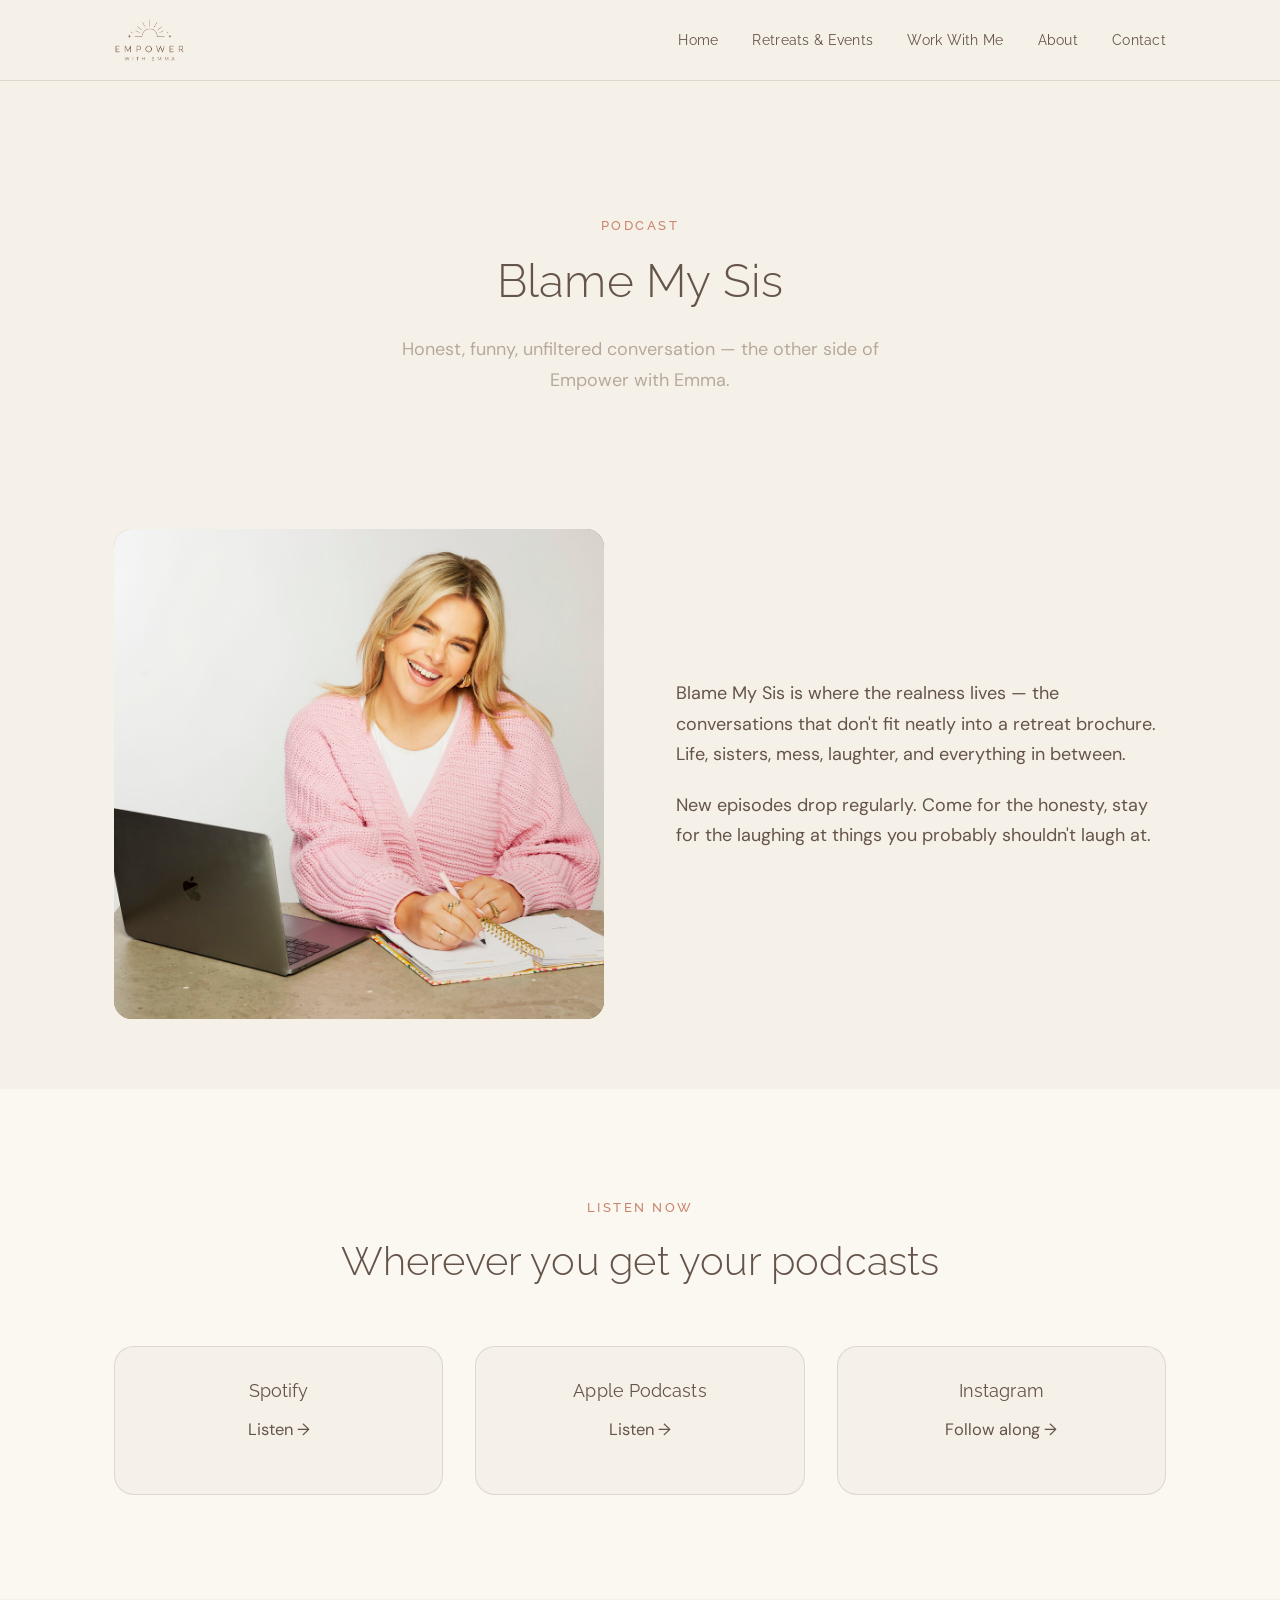
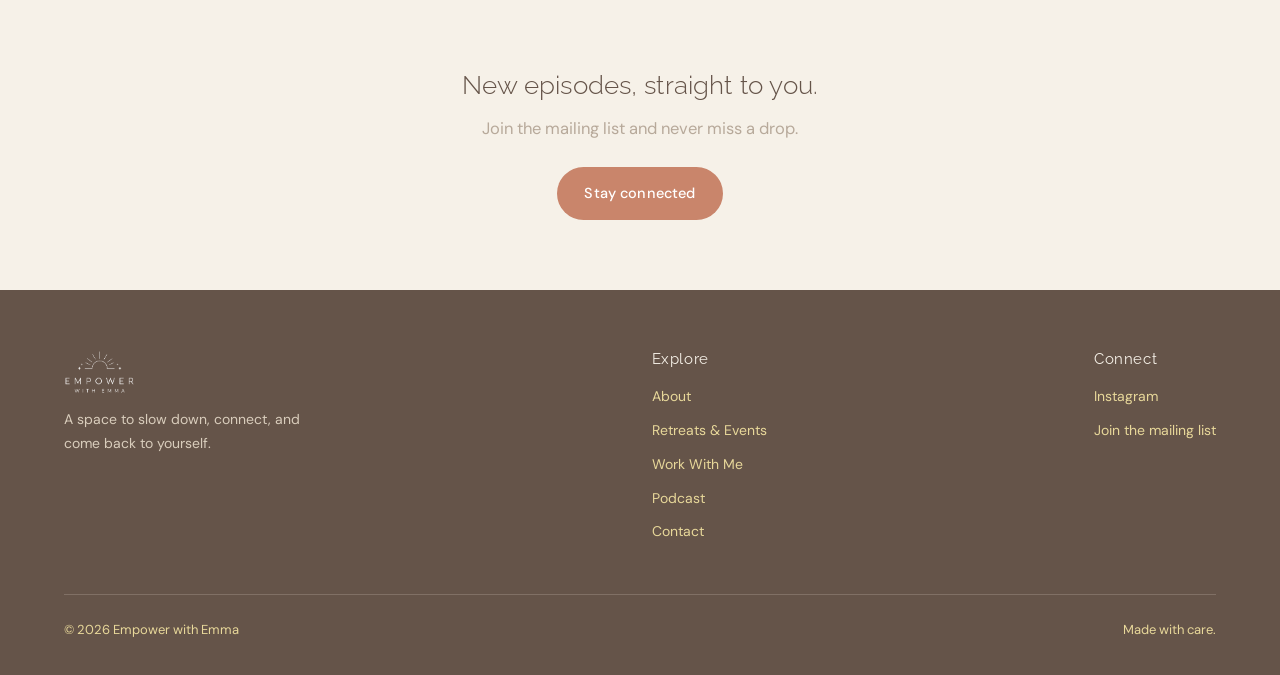
<file: podcast.html>
<!DOCTYPE html>
<html lang="en">
<head>
<meta charset="UTF-8">
<meta name="viewport" content="width=device-width, initial-scale=1.0">
<title>Podcast — Empower with Emma</title>
<meta name="description" content="Blame My Sis — the podcast. Latest episodes and where to listen.">
<link rel="stylesheet" href="styles.css">
</head>
<body>

<header class="site-header">
  <nav class="nav">
    <a href="index.html" class="logo">
        <img src="images/logo.png" alt="Empower with Emma" class="logo-img">
      </a>
    <button class="nav-toggle" aria-label="Toggle menu" aria-expanded="false">Menu</button>
    <ul class="nav-links">
      <li><a href="index.html">Home</a></li>
      <li><a href="retreats-events.html">Retreats &amp; Events</a></li>
      <li class="has-sub">
        <a href="work-with-me.html">Work With Me</a>
        <div class="sub-menu">
          <a href="work-with-me.html">1:1 Coaching</a>
        </div>
      </li>
      <li><a href="about.html">About</a></li>
      <li><a href="contact.html">Contact</a></li>
    </ul>
  </nav>
</header>

<section class="hero" style="padding-bottom:30px;">
  <div class="hero-inner">
    <span class="eyebrow">Podcast</span>
    <h1 style="font-size:clamp(30px,4.6vw,46px);">Blame My Sis</h1>
    <p class="lede">Honest, funny, unfiltered conversation — the other side of Empower with Emma.</p>
  </div>
</section>

<section class="section-tight">
  <div class="container two-col">
    <div class="photo p2" style="aspect-ratio:1/1;">
      <img src="images/emma-desk.jpg" alt="Emma, warm and approachable" loading="lazy">
    </div>
    <div>
      <p style="font-size:18px;">Blame My Sis is where the realness lives — the conversations that don't fit neatly into a retreat brochure. Life, sisters, mess, laughter, and everything in between.</p>
      <p style="font-size:18px;">New episodes drop regularly. Come for the honesty, stay for the laughing at things you probably shouldn't laugh at.</p>
    </div>
  </div>
</section>

<section class="section-oat">
  <div class="container">
    <div class="section-head">
      <span class="eyebrow">Listen now</span>
      <h2>Wherever you get your podcasts</h2>
    </div>
    <div class="grid grid-3">
      <a href="#" class="card" style="text-align:center; padding:32px 20px; display:block;">
        <h3 style="font-size:18px;">Spotify</h3>
        <p class="card-link" style="display:inline-block; margin-top:8px;">Listen →</p>
      </a>
      <a href="#" class="card" style="text-align:center; padding:32px 20px; display:block;">
        <h3 style="font-size:18px;">Apple Podcasts</h3>
        <p class="card-link" style="display:inline-block; margin-top:8px;">Listen →</p>
      </a>
      <a href="#" class="card" style="text-align:center; padding:32px 20px; display:block;">
        <h3 style="font-size:18px;">Instagram</h3>
        <p class="card-link" style="display:inline-block; margin-top:8px;">Follow along →</p>
      </a>
    </div>
  </div>
</section>

<section class="section-tight center">
  <div class="container">
    <h2 style="font-size:26px;">New episodes, straight to you.</h2>
    <p style="color:var(--taupe); margin-bottom:24px;">Join the mailing list and never miss a drop.</p>
    <a href="contact.html" class="btn btn-primary">Stay connected</a>
  </div>
</section>

<footer>
  <div class="footer-inner">
    <div>
      <div class="logo logo-footer">
        <img src="images/logo.png" alt="Empower with Emma" class="logo-img">
      </div>
      <p style="color:#D9CDBC; font-size:14px; max-width:260px; margin-top:14px;">A space to slow down, connect, and come back to yourself.</p>
    </div>
    <div>
      <h4>Explore</h4>
      <a href="about.html">About</a>
      <a href="retreats-events.html">Retreats &amp; Events</a>
      <a href="work-with-me.html">Work With Me</a>
      <a href="podcast.html">Podcast</a>
      <a href="contact.html">Contact</a>
    </div>
    <div>
      <h4>Connect</h4>
      <a href="#">Instagram</a>
      <a href="#">Join the mailing list</a>
    </div>
  </div>
  <div class="footer-bottom">
    <span>© 2026 Empower with Emma</span>
    <span>Made with care.</span>
  </div>
</footer>

<script src="script.js"></script>
</body>
</html>
</file>
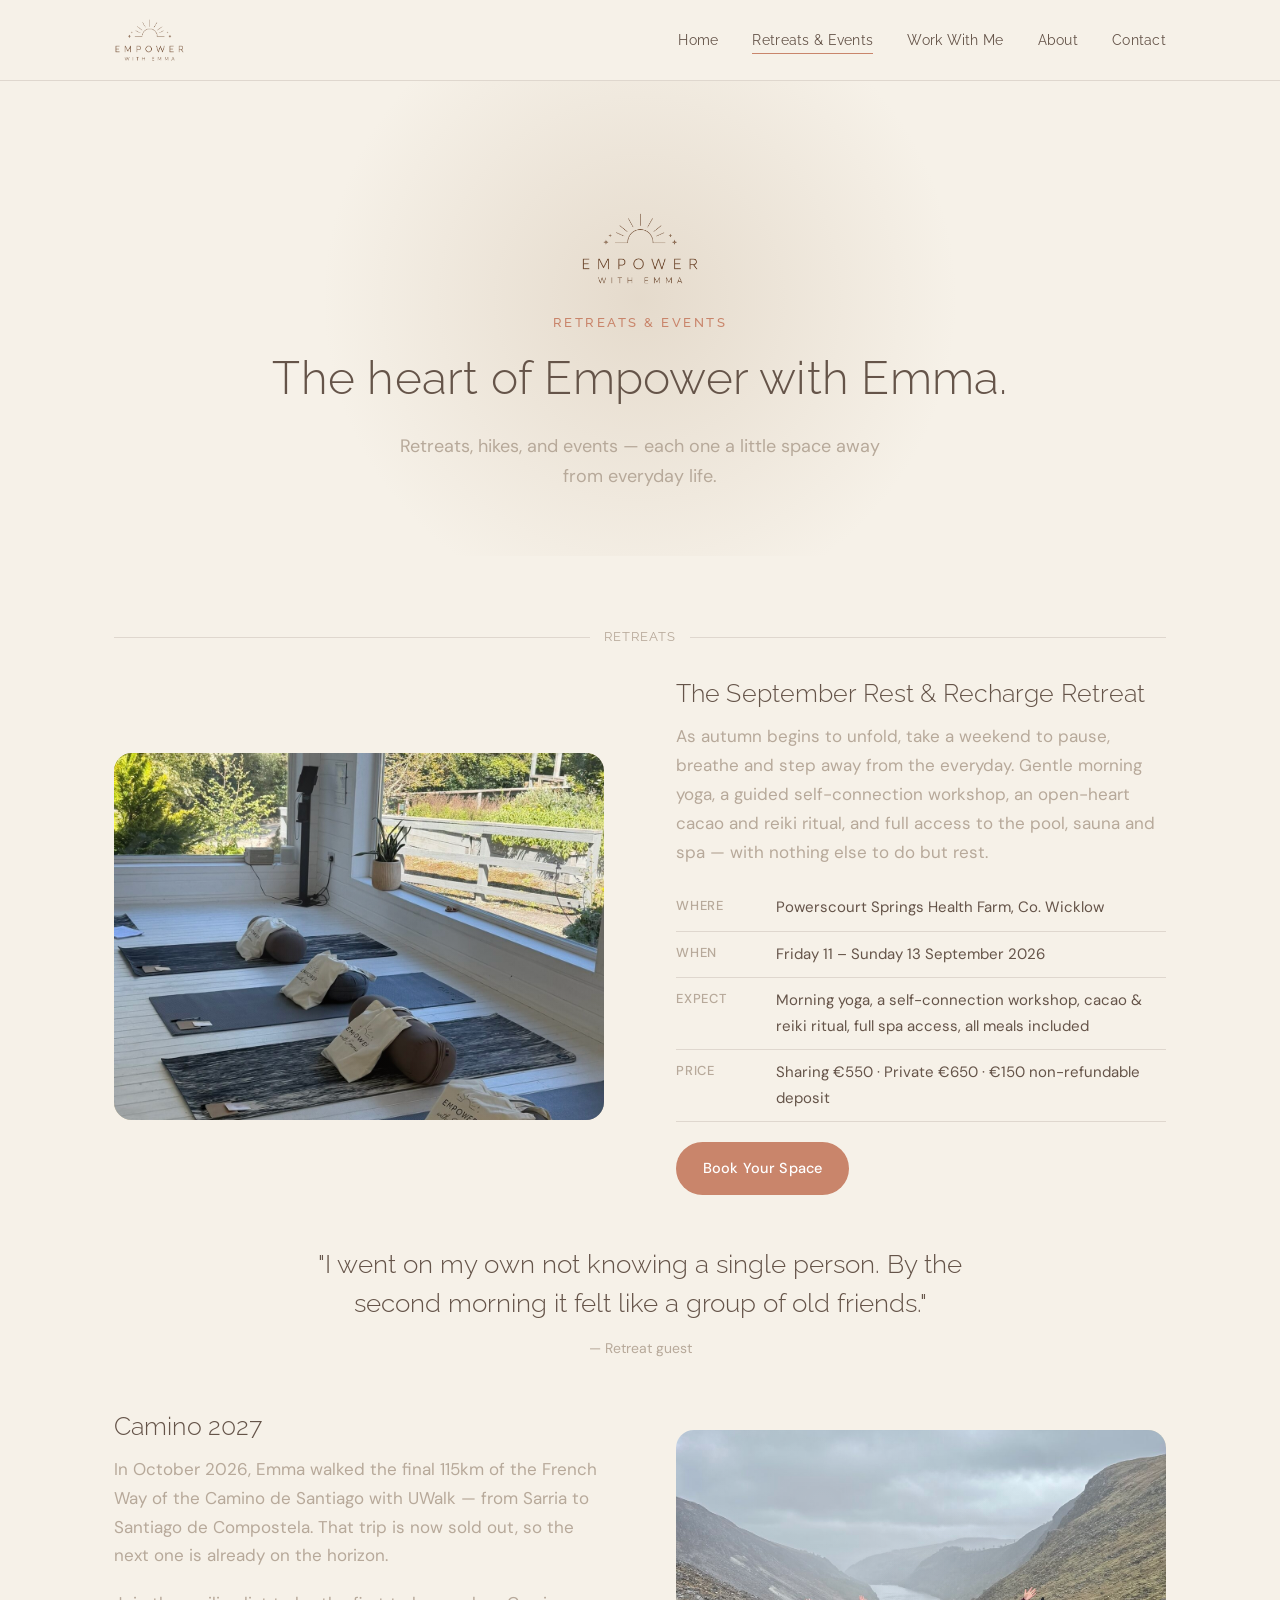
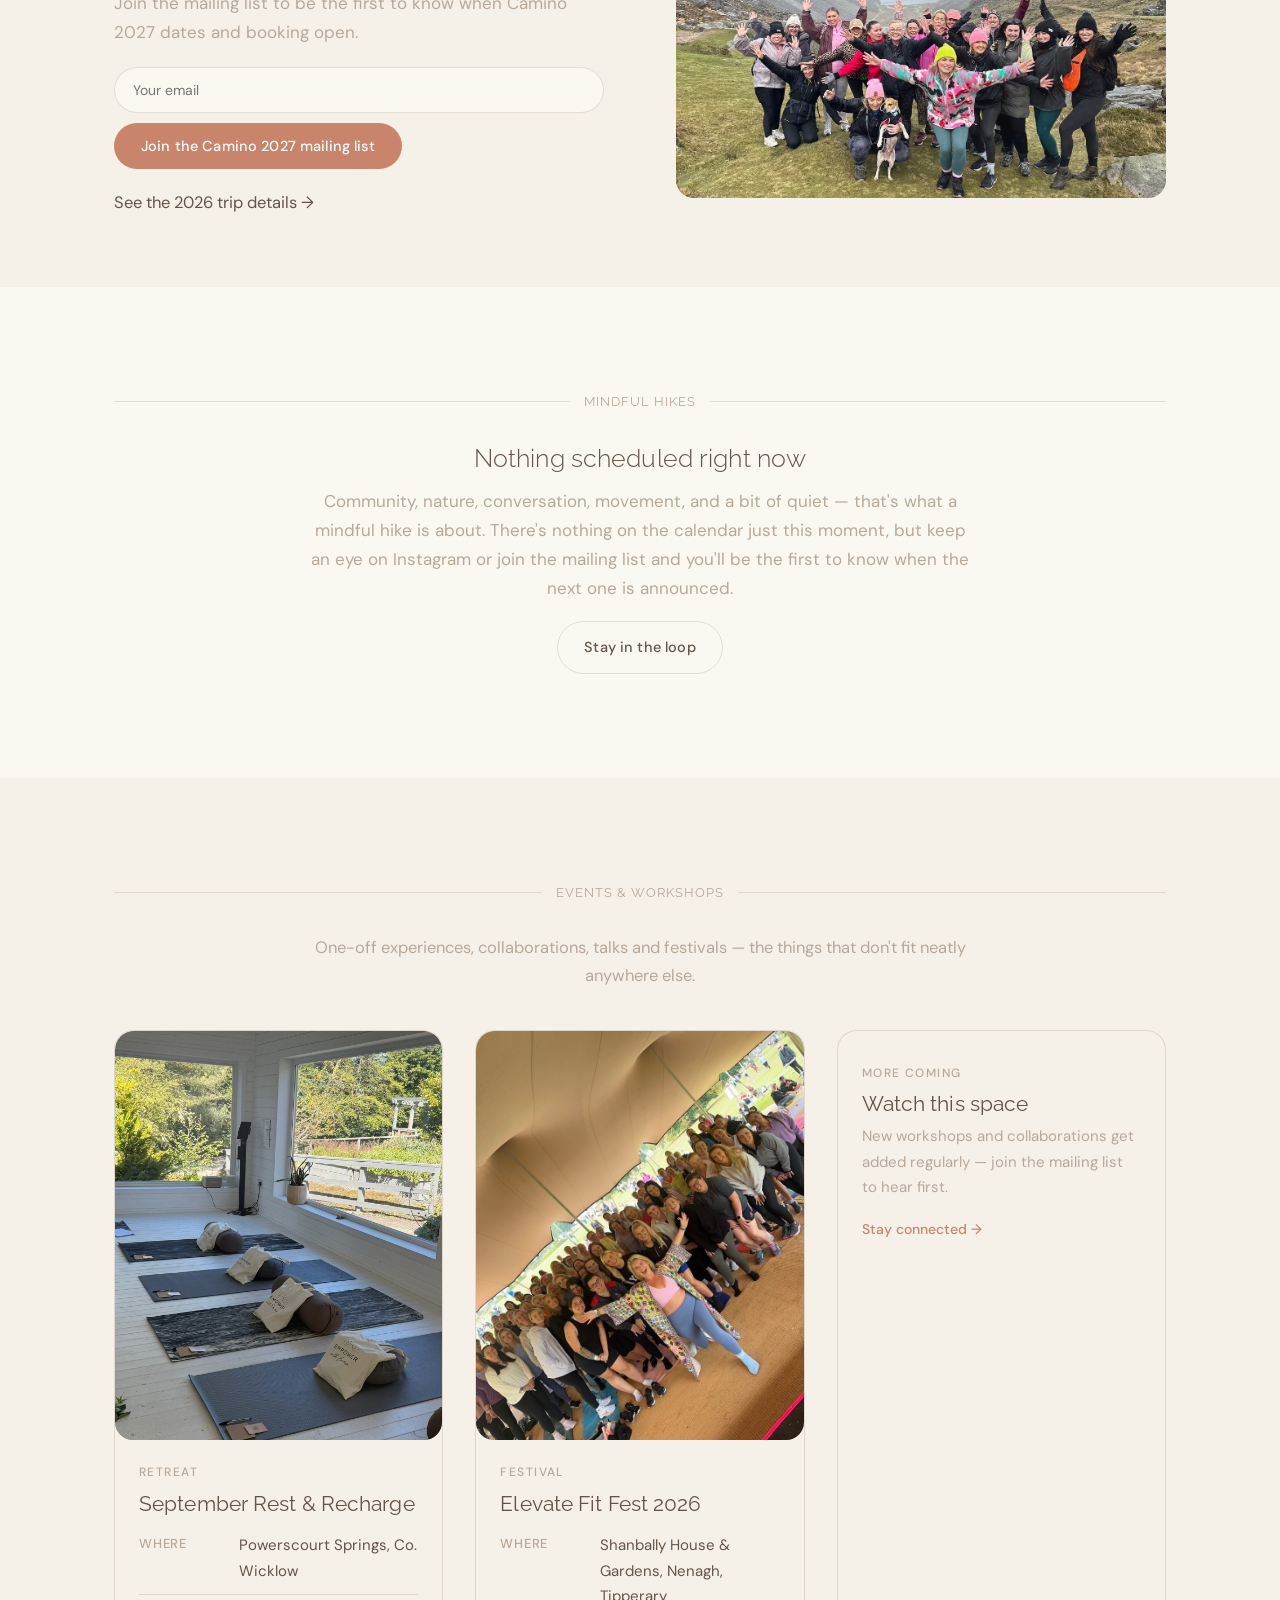
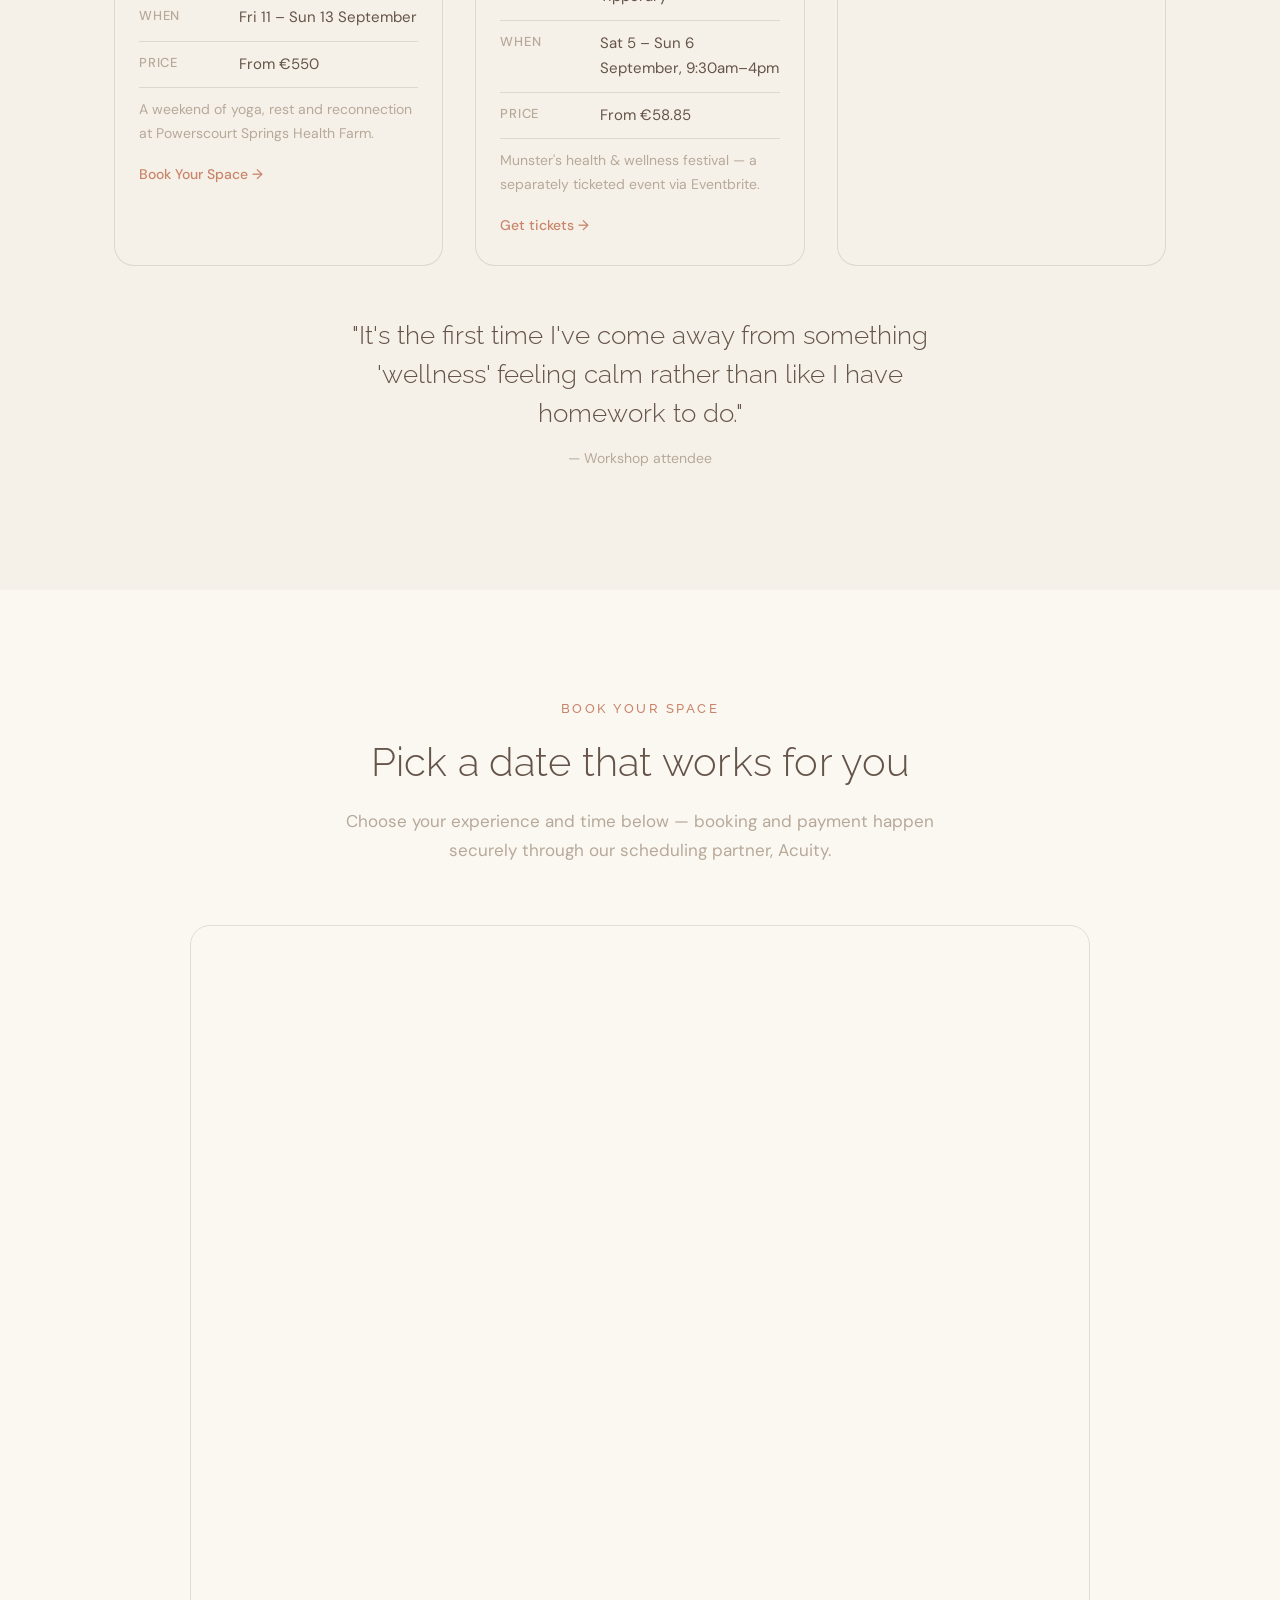
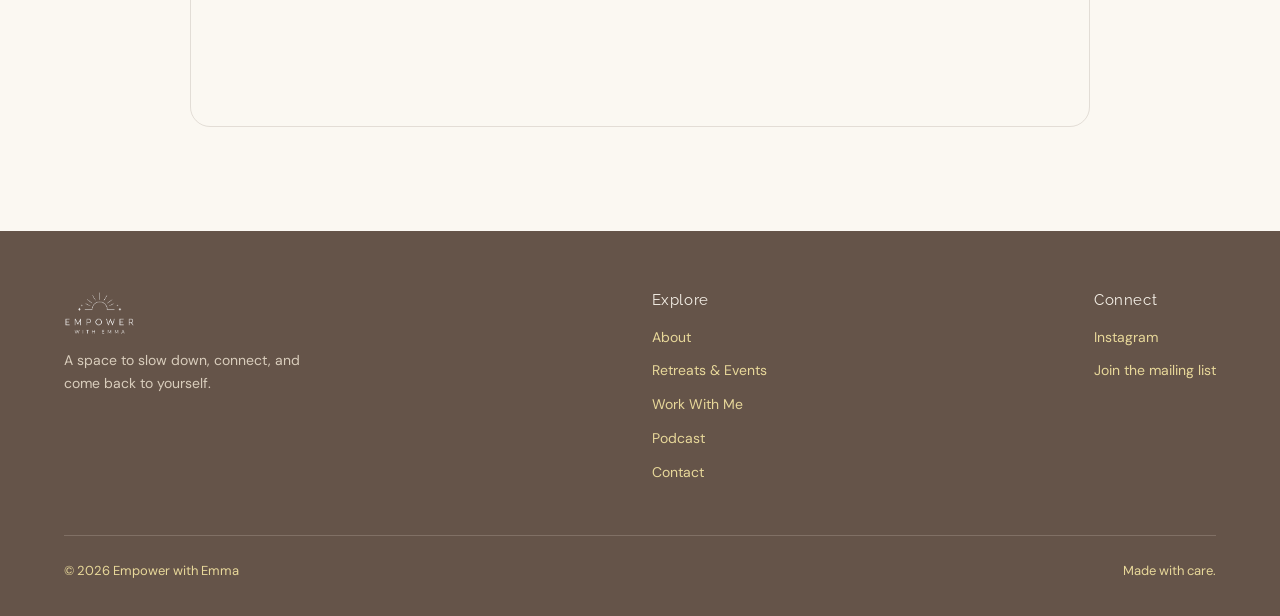
<file: retreats-events.html>
<!DOCTYPE html>
<html lang="en">
<head>
<meta charset="UTF-8">
<meta name="viewport" content="width=device-width, initial-scale=1.0">
<title>Retreats & Events — Empower with Emma</title>
<meta name="description" content="Retreats, mindful hikes, and events & workshops with Empower with Emma.">
<link rel="stylesheet" href="styles.css">
</head>
<body>

<header class="site-header">
  <nav class="nav">
    <a href="index.html" class="logo">
        <img src="images/logo.png" alt="Empower with Emma" class="logo-img">
      </a>
    <button class="nav-toggle" aria-label="Toggle menu" aria-expanded="false">Menu</button>
    <ul class="nav-links">
      <li><a href="index.html">Home</a></li>
      <li><a href="retreats-events.html" class="active">Retreats &amp; Events</a></li>
      <li class="has-sub">
        <a href="work-with-me.html">Work With Me</a>
        <div class="sub-menu">
          <a href="work-with-me.html">1:1 Coaching</a>
        </div>
      </li>
      <li><a href="about.html">About</a></li>
      <li><a href="contact.html">Contact</a></li>
    </ul>
  </nav>
</header>

<section class="hero" style="padding-bottom:30px;">
  <div class="breath" aria-hidden="true"></div>
  <div class="hero-inner">
    <img src="images/logo.png" alt="Empower with Emma" style="width:120px; height:auto; margin:0 auto 22px; display:block;">
    <span class="eyebrow">Retreats & Events</span>
    <h1 style="font-size:clamp(30px,4.6vw,46px);">The heart of Empower with Emma.</h1>
    <p class="lede">Retreats, hikes, and events — each one a little space away from everyday life.</p>
  </div>
</section>

<!-- RETREATS -->
<section id="retreats" class="section-tight">
  <div class="container">
    <div class="split-strip"><span>Retreats</span></div>
    <div class="two-col" style="margin-bottom:50px;">
      <div class="photo landscape p1" style="aspect-ratio:4/3;">
        <img src="images/retreat-studio-wide.jpg" alt="Empty retreat studio set up with mats and blankets, morning light" loading="lazy">
      </div>
      <div>
        <h2>The September Rest &amp; Recharge Retreat</h2>
        <p style="color:var(--taupe); font-size:17px;">As autumn begins to unfold, take a weekend to pause, breathe and step away from the everyday. Gentle morning yoga, a guided self-connection workshop, an open-heart cacao and reiki ritual, and full access to the pool, sauna and spa — with nothing else to do but rest.</p>
        <ul class="detail-list">
          <li><strong>Where</strong> Powerscourt Springs Health Farm, Co. Wicklow</li>
          <li><strong>When</strong> Friday 11 – Sunday 13 September 2026</li>
          <li><strong>Expect</strong> Morning yoga, a self-connection workshop, cacao &amp; reiki ritual, full spa access, all meals included</li>
          <li><strong>Price</strong> Sharing €550 · Private €650 · €150 non-refundable deposit</li>
        </ul>
        <a href="#book" class="btn btn-primary">Book Your Space</a>
      </div>
    </div>

    <div class="narrow center" style="margin-bottom:50px;">
      <p class="quote">"I went on my own not knowing a single person. By the second morning it felt like a group of old friends."</p>
      <p class="quote-attr">— Retreat guest</p>
    </div>

    <!-- CAMINO 2027 -->
    <div class="two-col">
      <div>
        <h2>Camino 2027</h2>
        <p style="color:var(--taupe); font-size:17px;">In October 2026, Emma walked the final 115km of the French Way of the Camino de Santiago with UWalk — from Sarria to Santiago de Compostela. That trip is now sold out, so the next one is already on the horizon.</p>
        <p style="color:var(--taupe); font-size:17px;">Join the mailing list to be the first to know when Camino 2027 dates and booking open.</p>
        <form style="display:flex; gap:10px; margin:20px 0; flex-wrap:wrap;">
          <input type="email" placeholder="Your email" required style="flex:1; min-width:220px; padding:13px 18px; border-radius:100px; border:1px solid var(--border); background:var(--oat); font-family:var(--body); font-size:14px;">
          <button type="submit" class="btn btn-primary">Join the Camino 2027 mailing list</button>
        </form>
        <a href="https://uwalk.ie/camino-walking-holidays/walk-the-french-camino-with-emma-kehoe-2026/" target="_blank" rel="noopener" class="card-link">See the 2026 trip details →</a>
      </div>
      <div class="photo p3" style="aspect-ratio:4/3;">
        <img src="images/hike-group-2.jpg" alt="Group hiking together in the mountains" loading="lazy">
      </div>
    </div>
  </div>
</section>

<!-- HIKES -->
<section id="hikes" class="section-oat">
  <div class="container center">
    <div class="split-strip"><span>Mindful Hikes</span></div>
    <div class="narrow">
      <h2>Nothing scheduled right now</h2>
      <p style="color:var(--taupe); font-size:17px;">Community, nature, conversation, movement, and a bit of quiet — that's what a mindful hike is about. There's nothing on the calendar just this moment, but keep an eye on Instagram or join the mailing list and you'll be the first to know when the next one is announced.</p>
      <a href="contact.html" class="btn btn-ghost">Stay in the loop</a>
    </div>
  </div>
</section>

<!-- EVENTS & WORKSHOPS -->
<section id="events">
  <div class="container">
    <div class="split-strip"><span>Events &amp; Workshops</span></div>
    <p class="narrow center" style="color:var(--taupe); margin-bottom:40px;">One-off experiences, collaborations, talks and festivals — the things that don't fit neatly anywhere else.</p>
    <div class="grid grid-3">
      <div class="card">
        <div class="photo p1"><img src="images/retreat-studio-wide.jpg" alt="September Rest & Recharge Retreat" loading="lazy"></div>
        <div class="card-body">
          <span class="card-tag">Retreat</span>
          <h3>September Rest &amp; Recharge</h3>
          <ul class="detail-list" style="margin-bottom:10px;">
            <li><strong>Where</strong> Powerscourt Springs, Co. Wicklow</li>
            <li><strong>When</strong> Fri 11 – Sun 13 September</li>
            <li><strong>Price</strong> From €550</li>
          </ul>
          <p style="color:var(--taupe); font-size:14px; margin-bottom:14px;">A weekend of yoga, rest and reconnection at Powerscourt Springs Health Farm.</p>
          <a href="#book" class="card-link">Book Your Space →</a>
        </div>
      </div>
      <div class="card">
        <div class="photo no-tint"><img src="images/elevate-fit-fest.jpg" alt="Elevate Fit Fest 2026" loading="lazy"></div>
        <div class="card-body">
          <span class="card-tag">Festival</span>
          <h3>Elevate Fit Fest 2026</h3>
          <ul class="detail-list" style="margin-bottom:10px;">
            <li><strong>Where</strong> Shanbally House &amp; Gardens, Nenagh, Tipperary</li>
            <li><strong>When</strong> Sat 5 – Sun 6 September, 9:30am–4pm</li>
            <li><strong>Price</strong> From €58.85</li>
          </ul>
          <p style="color:var(--taupe); font-size:14px; margin-bottom:14px;">Munster's health &amp; wellness festival — a separately ticketed event via Eventbrite.</p>
          <a href="https://www.eventbrite.ie/e/elevate-fit-fest-2026-tickets-1970342291835?aff=ebdssbdestsearch" target="_blank" rel="noopener" class="card-link">Get tickets →</a>
        </div>
      </div>
      <div class="card">
        <div class="card-body" style="padding-top:32px;">
          <span class="card-tag">More coming</span>
          <h3>Watch this space</h3>
          <p style="color:var(--taupe); font-size:15px; margin-bottom:14px;">New workshops and collaborations get added regularly — join the mailing list to hear first.</p>
          <a href="contact.html" class="card-link">Stay connected →</a>
        </div>
      </div>
    </div>
    <div class="narrow center" style="margin-top:50px;">
      <p class="quote">"It's the first time I've come away from something 'wellness' feeling calm rather than like I have homework to do."</p>
      <p class="quote-attr">— Workshop attendee</p>
    </div>
  </div>
</section>

<!-- BOOKING -->
<section id="book" class="section-oat">
  <div class="container">
    <div class="section-head">
      <span class="eyebrow">Book Your Space</span>
      <h2>Pick a date that works for you</h2>
      <p>Choose your experience and time below — booking and payment happen securely through our scheduling partner, Acuity.</p>
    </div>
    <div style="max-width: 900px; margin: 0 auto; border-radius: 20px; overflow: hidden; border: 1px solid var(--border);">
      <iframe src="https://app.acuityscheduling.com/schedule.php?owner=28071507&ref=embedded_csp" title="Schedule Appointment" width="100%" height="800" frameborder="0" style="display:block;" allow="payment"></iframe>
    </div>
    <script src="https://embed.acuityscheduling.com/js/embed.js" type="text/javascript"></script>
  </div>
</section>

<footer>
  <div class="footer-inner">
    <div>
      <div class="logo logo-footer">
        <img src="images/logo.png" alt="Empower with Emma" class="logo-img">
      </div>
      <p style="color:#D9CDBC; font-size:14px; max-width:260px; margin-top:14px;">A space to slow down, connect, and come back to yourself.</p>
    </div>
    <div>
      <h4>Explore</h4>
      <a href="about.html">About</a>
      <a href="retreats-events.html">Retreats &amp; Events</a>
      <a href="work-with-me.html">Work With Me</a>
      <a href="podcast.html">Podcast</a>
      <a href="contact.html">Contact</a>
    </div>
    <div>
      <h4>Connect</h4>
      <a href="#">Instagram</a>
      <a href="#">Join the mailing list</a>
    </div>
  </div>
  <div class="footer-bottom">
    <span>© 2026 Empower with Emma</span>
    <span>Made with care.</span>
  </div>
</footer>

<script src="script.js"></script>
</body>
</html>
</file>
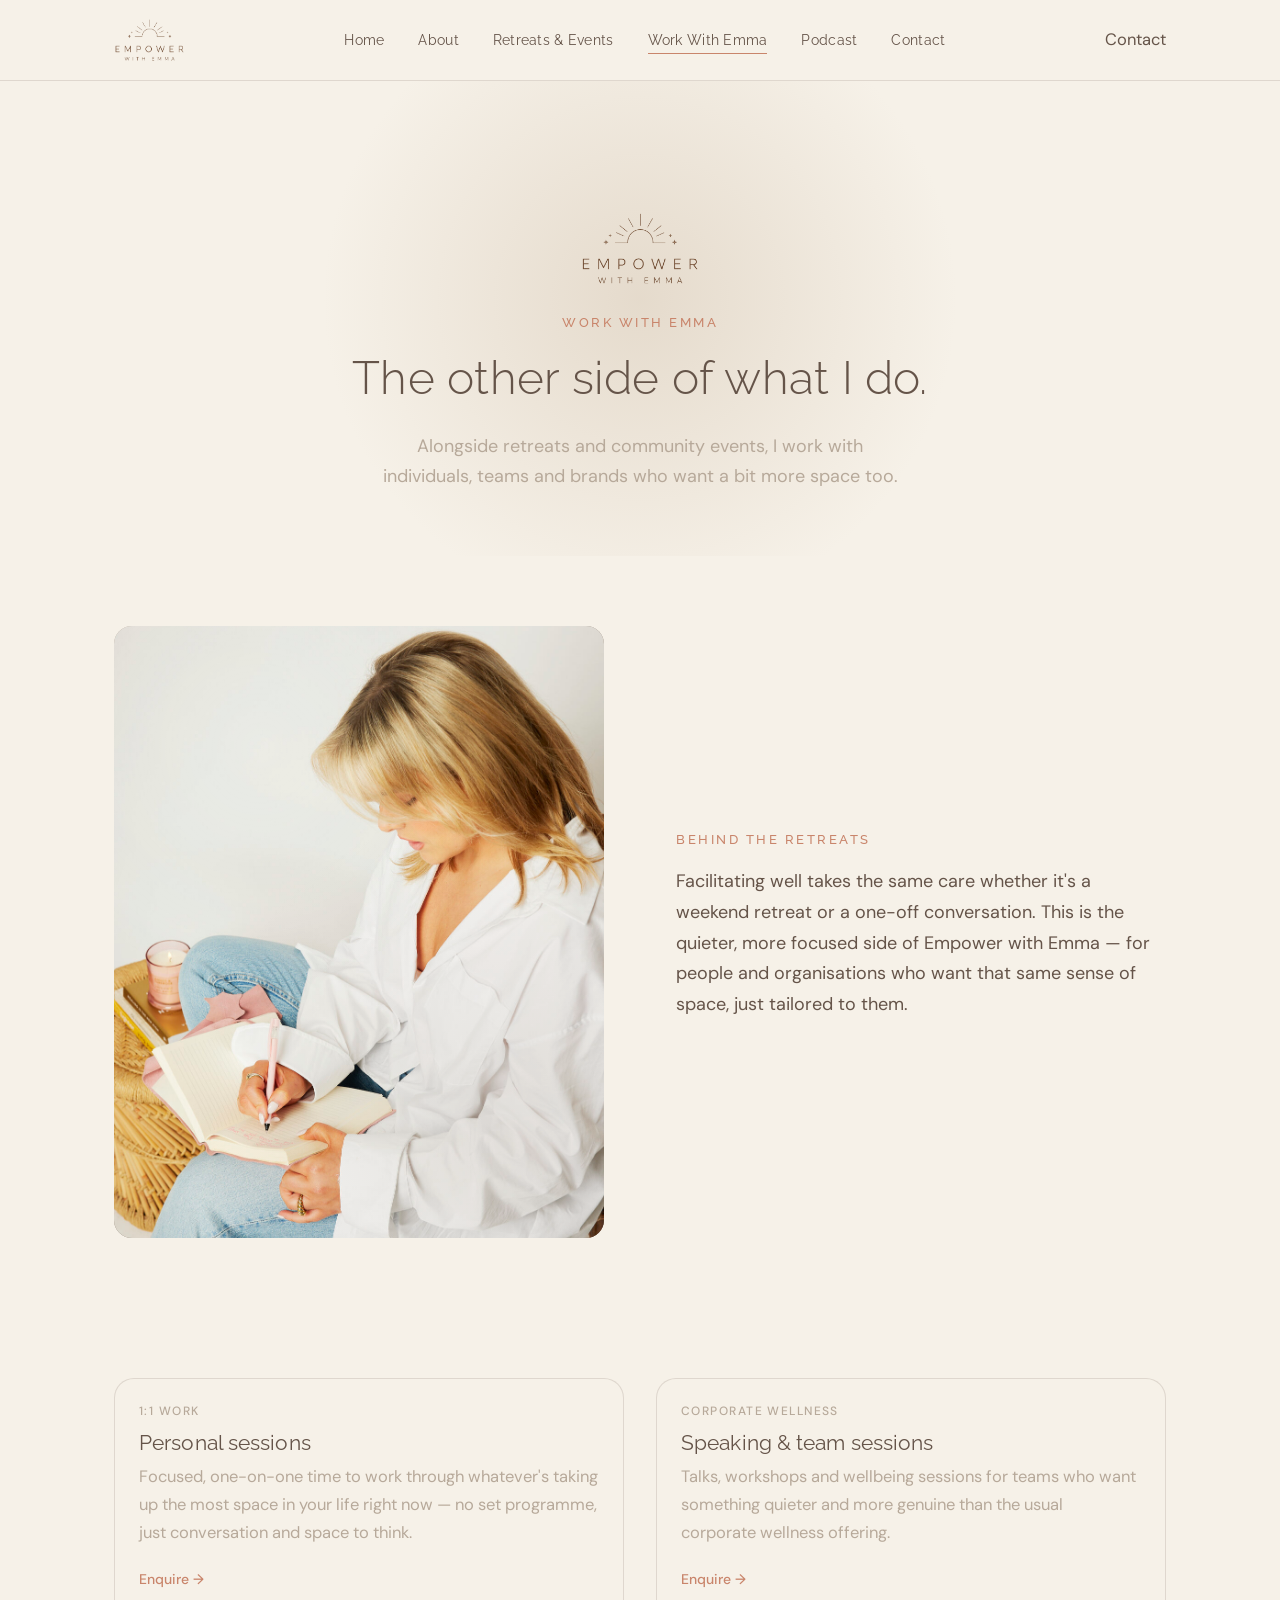
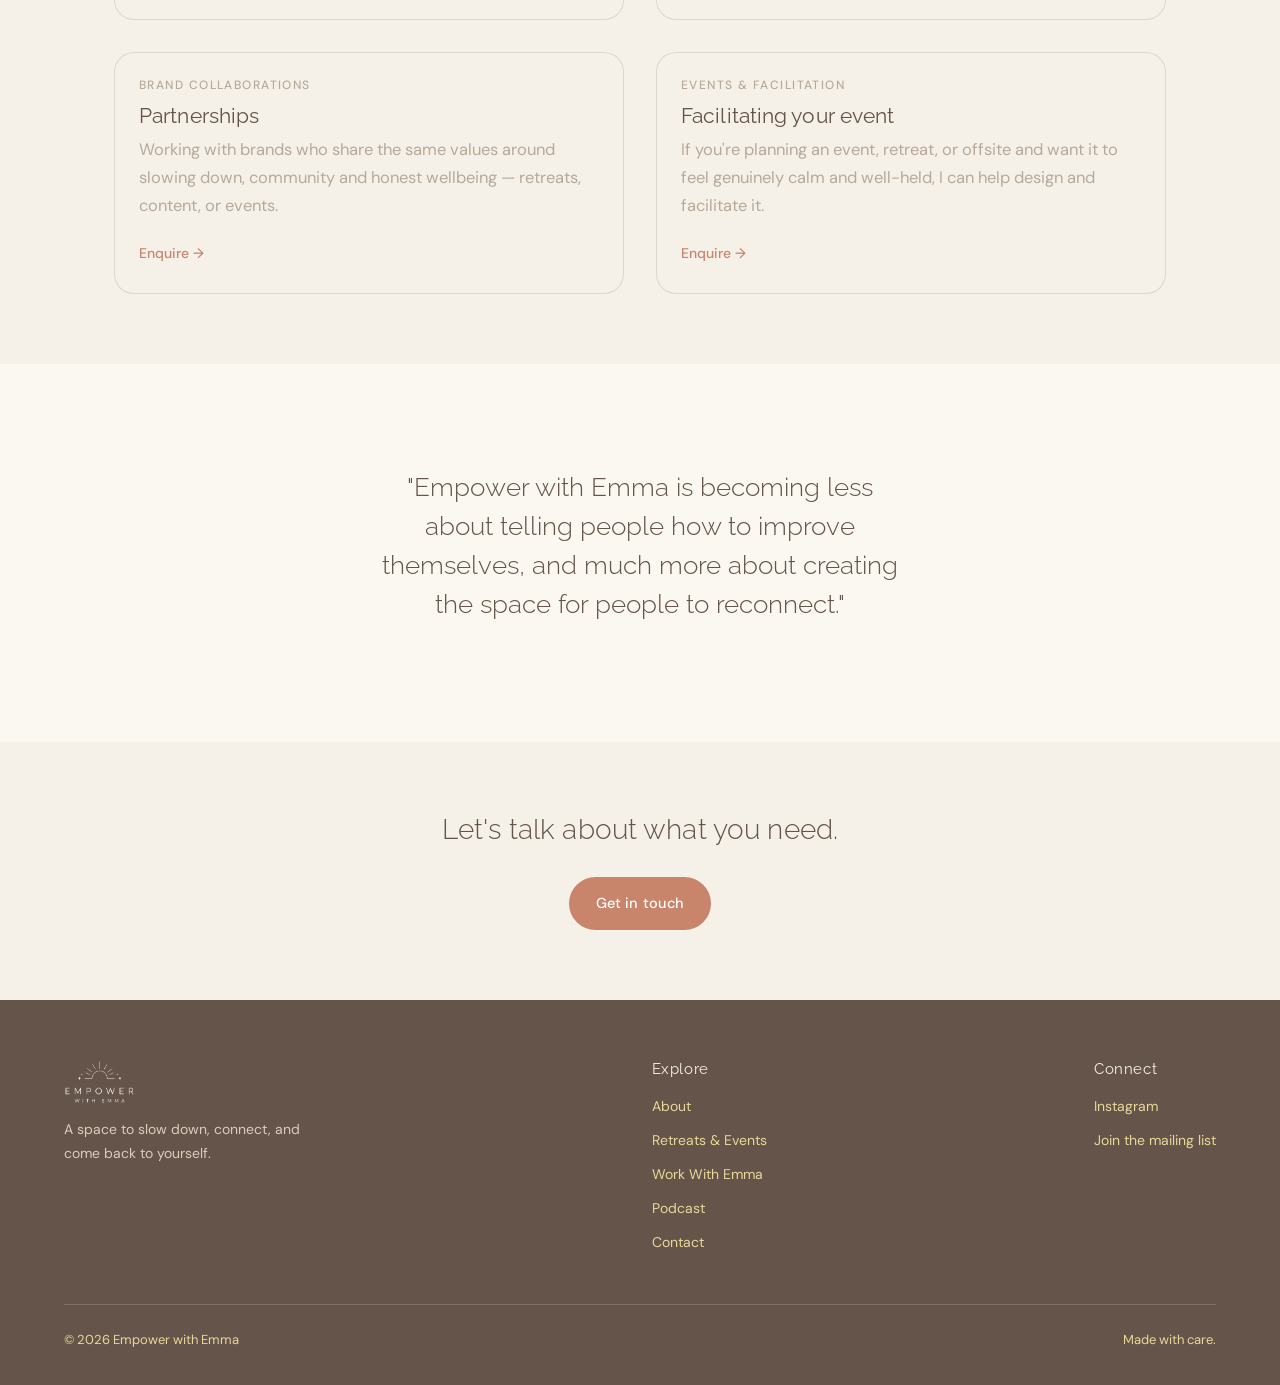
<file: work-with-emma.html>
<!DOCTYPE html>
<html lang="en">
<head>
<meta charset="UTF-8">
<meta name="viewport" content="width=device-width, initial-scale=1.0">
<title>Work With Emma — Empower with Emma</title>
<meta name="description" content="1:1 work, corporate wellness, speaking, and brand collaborations with Emma.">
<link rel="stylesheet" href="styles.css">
</head>
<body>

<header class="site-header">
  <nav class="nav">
    <a href="index.html" class="logo">
        <img src="images/logo.png" alt="Empower with Emma" class="logo-img">
      </a>
    <button class="nav-toggle" aria-label="Toggle menu" aria-expanded="false">Menu</button>
    <ul class="nav-links">
      <li><a href="index.html">Home</a></li>
      <li><a href="about.html">About</a></li>
      <li><a href="retreats-events.html">Retreats &amp; Events</a></li>
      <li><a href="work-with-emma.html" class="active">Work With Emma</a></li>
      <li><a href="podcast.html">Podcast</a></li>
      <li class="nav-contact-item"><a href="contact.html">Contact</a></li>
    </ul>
    <a href="contact.html" class="nav-contact">Contact</a>
  </nav>
</header>

<section class="hero" style="padding-bottom:30px;">
  <div class="breath" aria-hidden="true"></div>
  <div class="hero-inner">
    <img src="images/logo.png" alt="Empower with Emma" style="width:120px; height:auto; margin:0 auto 22px; display:block;">
    <span class="eyebrow">Work With Emma</span>
    <h1 style="font-size:clamp(30px,4.6vw,46px);">The other side of what I do.</h1>
    <p class="lede">Alongside retreats and community events, I work with individuals, teams and brands who want a bit more space too.</p>
  </div>
</section>

<section class="section-tight">
  <div class="container two-col">
    <div class="photo p2" style="aspect-ratio:4/5;">
      <img src="images/work-intro.jpg" alt="Emma writing, reflecting" loading="lazy">
    </div>
    <div>
      <span class="eyebrow">Behind the retreats</span>
      <p style="font-size:18px;">Facilitating well takes the same care whether it's a weekend retreat or a one-off conversation. This is the quieter, more focused side of Empower with Emma — for people and organisations who want that same sense of space, just tailored to them.</p>
    </div>
  </div>
</section>

<section class="section-tight">
  <div class="container">
    <div class="grid grid-2">
      <div class="card">
        <div class="card-body">
          <span class="card-tag">1:1 Work</span>
          <h3>Personal sessions</h3>
          <p style="color:var(--taupe);">Focused, one-on-one time to work through whatever's taking up the most space in your life right now — no set programme, just conversation and space to think.</p>
          <a href="contact.html" class="card-link">Enquire →</a>
        </div>
      </div>
      <div class="card">
        <div class="card-body">
          <span class="card-tag">Corporate Wellness</span>
          <h3>Speaking &amp; team sessions</h3>
          <p style="color:var(--taupe);">Talks, workshops and wellbeing sessions for teams who want something quieter and more genuine than the usual corporate wellness offering.</p>
          <a href="contact.html" class="card-link">Enquire →</a>
        </div>
      </div>
      <div class="card">
        <div class="card-body">
          <span class="card-tag">Brand Collaborations</span>
          <h3>Partnerships</h3>
          <p style="color:var(--taupe);">Working with brands who share the same values around slowing down, community and honest wellbeing — retreats, content, or events.</p>
          <a href="contact.html" class="card-link">Enquire →</a>
        </div>
      </div>
      <div class="card">
        <div class="card-body">
          <span class="card-tag">Events &amp; Facilitation</span>
          <h3>Facilitating your event</h3>
          <p style="color:var(--taupe);">If you're planning an event, retreat, or offsite and want it to feel genuinely calm and well-held, I can help design and facilitate it.</p>
          <a href="contact.html" class="card-link">Enquire →</a>
        </div>
      </div>
    </div>
  </div>
</section>

<section class="section-oat center">
  <div class="container narrow">
    <p class="quote">"Empower with Emma is becoming less about telling people how to improve themselves, and much more about creating the space for people to reconnect."</p>
  </div>
</section>

<section class="section-tight center">
  <div class="container">
    <h2 style="font-size:28px;">Let's talk about what you need.</h2>
    <a href="contact.html" class="btn btn-primary" style="margin-top:16px;">Get in touch</a>
  </div>
</section>

<footer>
  <div class="footer-inner">
    <div>
      <div class="logo logo-footer">
        <img src="images/logo.png" alt="Empower with Emma" class="logo-img">
      </div>
      <p style="color:#D9CDBC; font-size:14px; max-width:260px; margin-top:14px;">A space to slow down, connect, and come back to yourself.</p>
    </div>
    <div>
      <h4>Explore</h4>
      <a href="about.html">About</a>
      <a href="retreats-events.html">Retreats &amp; Events</a>
      <a href="work-with-emma.html">Work With Emma</a>
      <a href="podcast.html">Podcast</a>
      <a href="contact.html">Contact</a>
    </div>
    <div>
      <h4>Connect</h4>
      <a href="#">Instagram</a>
      <a href="#">Join the mailing list</a>
    </div>
  </div>
  <div class="footer-bottom">
    <span>© 2026 Empower with Emma</span>
    <span>Made with care.</span>
  </div>
</footer>

<script src="script.js"></script>
</body>
</html>
</file>
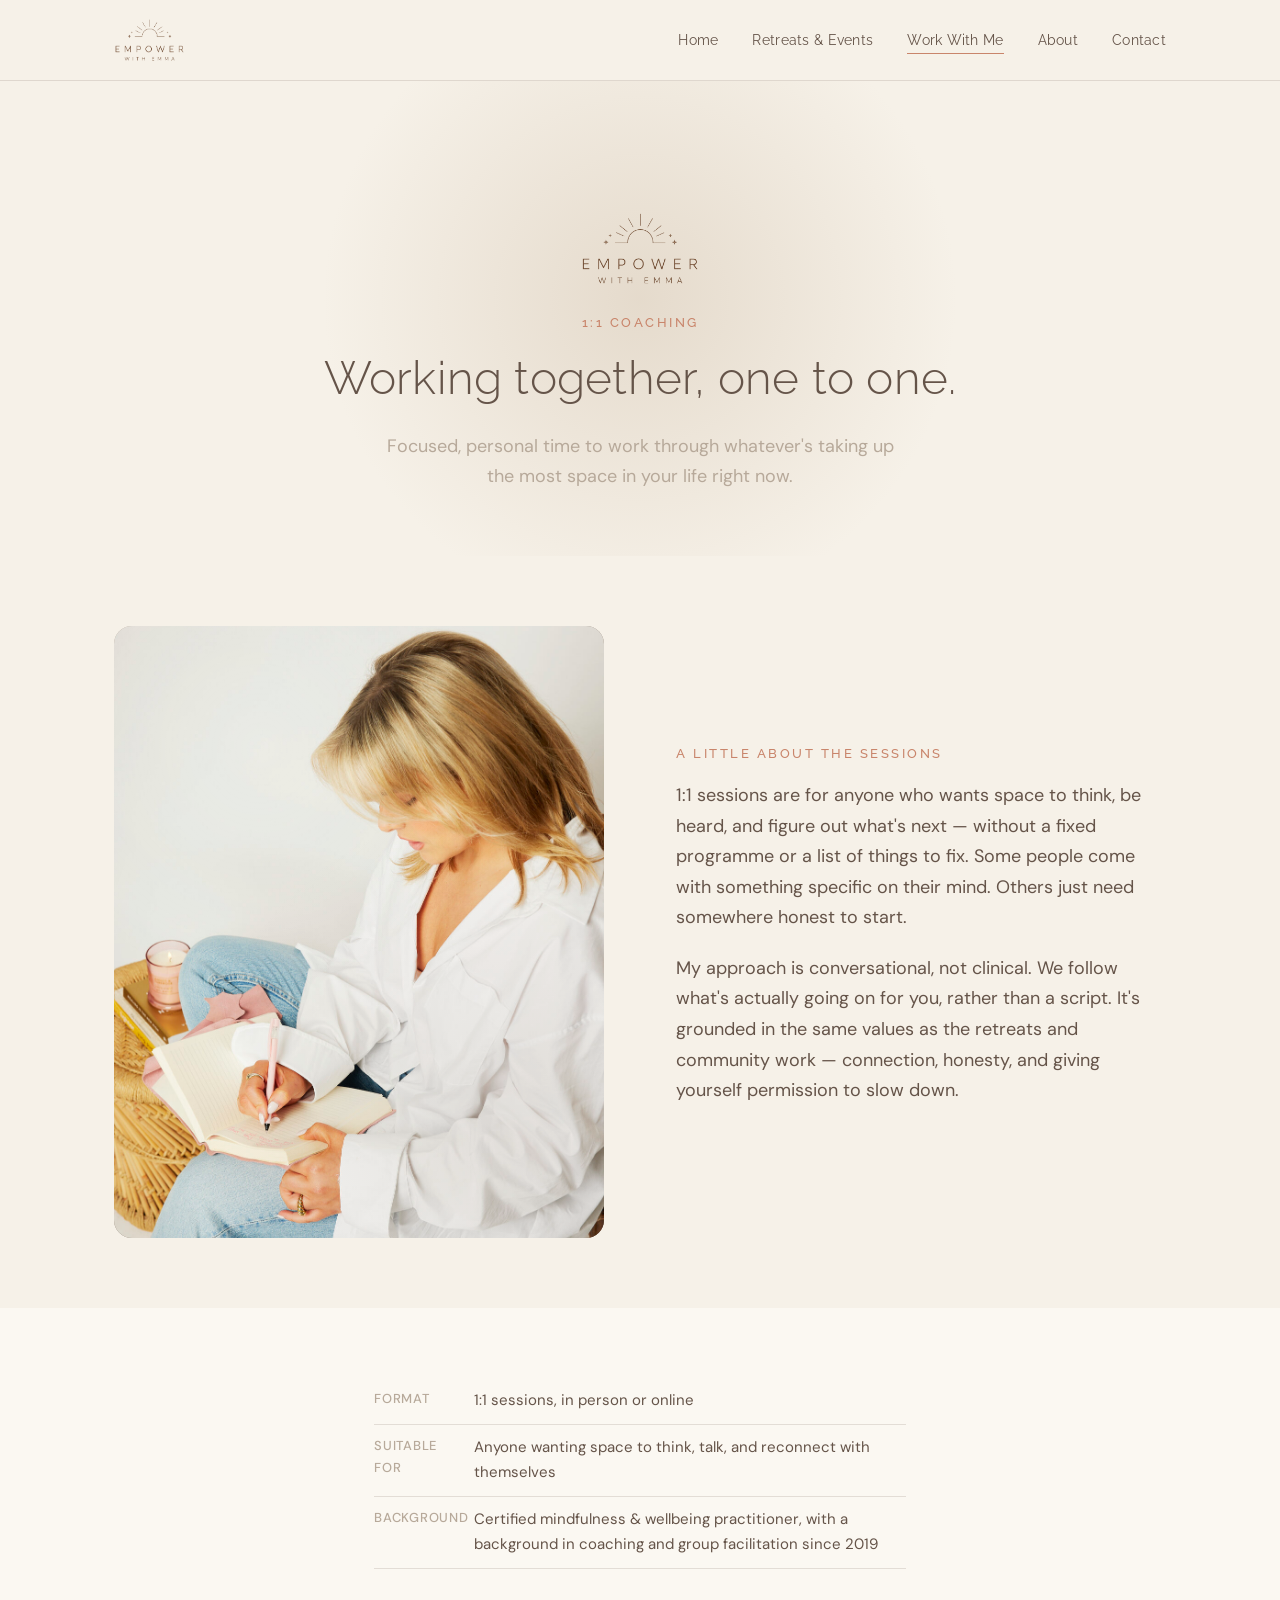
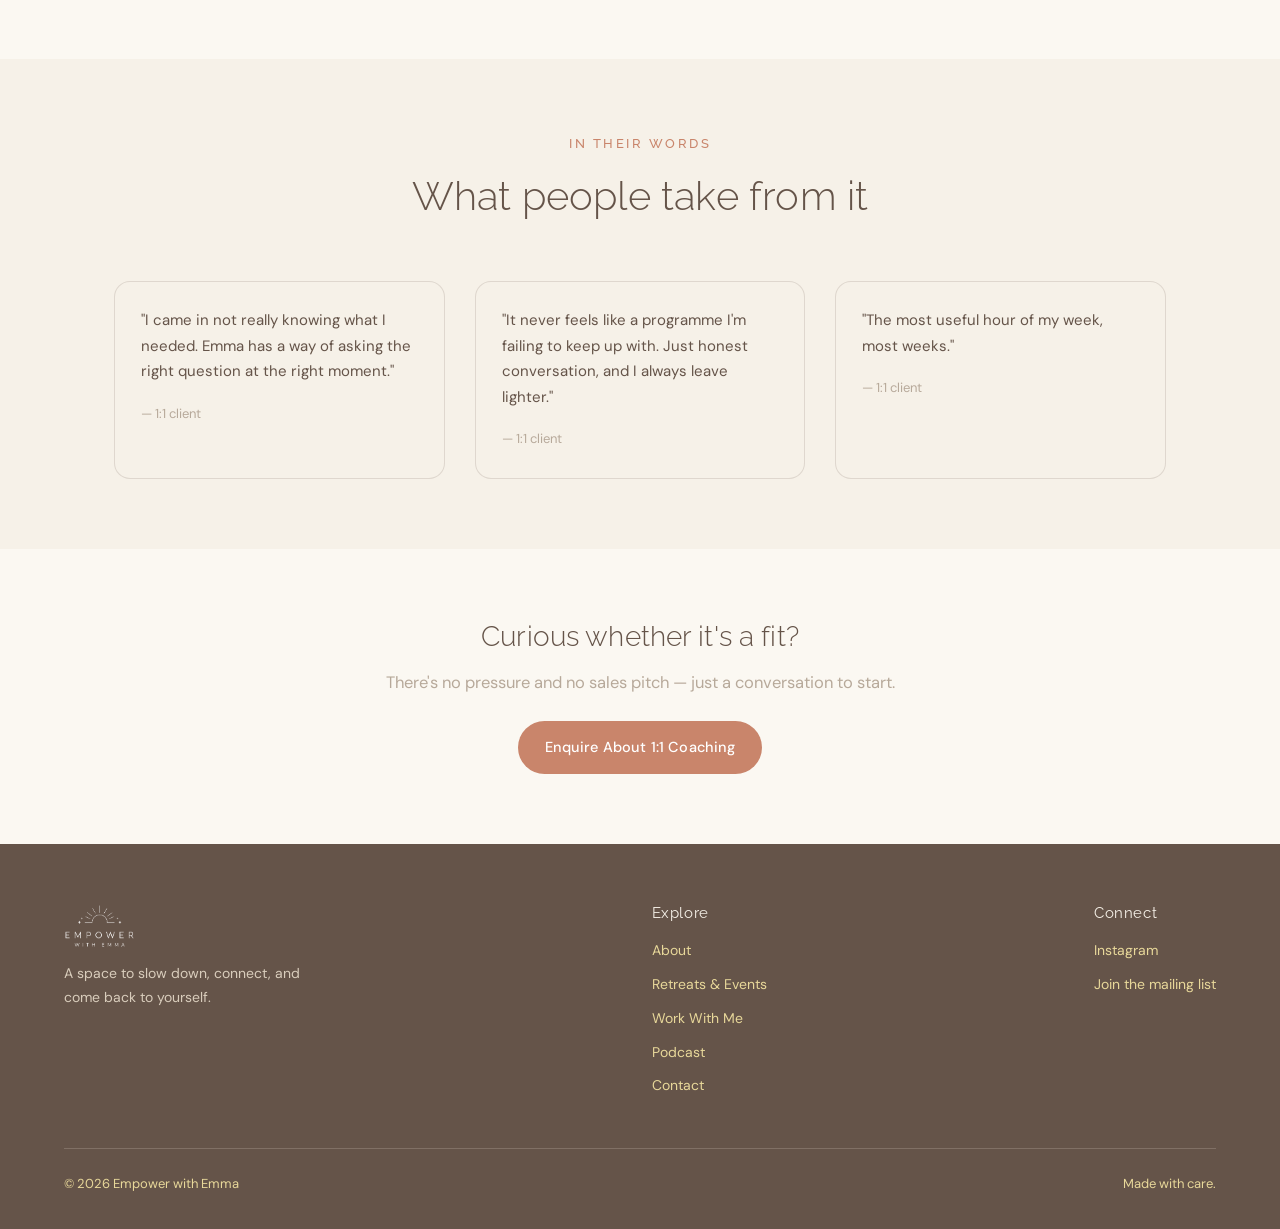
<file: work-with-me.html>
<!DOCTYPE html>
<html lang="en">
<head>
<meta charset="UTF-8">
<meta name="viewport" content="width=device-width, initial-scale=1.0">
<title>1:1 Coaching — Empower with Emma</title>
<meta name="description" content="Personal, one-to-one coaching sessions with Emma.">
<link rel="stylesheet" href="styles.css">
</head>
<body>

<header class="site-header">
  <nav class="nav">
    <a href="index.html" class="logo">
        <img src="images/logo.png" alt="Empower with Emma" class="logo-img">
      </a>
    <button class="nav-toggle" aria-label="Toggle menu" aria-expanded="false">Menu</button>
    <ul class="nav-links">
      <li><a href="index.html">Home</a></li>
      <li><a href="retreats-events.html">Retreats &amp; Events</a></li>
      <li class="has-sub">
        <a href="work-with-me.html" class="active">Work With Me</a>
        <div class="sub-menu">
          <a href="work-with-me.html">1:1 Coaching</a>
        </div>
      </li>
      <li><a href="about.html">About</a></li>
      <li><a href="contact.html">Contact</a></li>
    </ul>
  </nav>
</header>

<section class="hero" style="padding-bottom:30px;">
  <div class="breath" aria-hidden="true"></div>
  <div class="hero-inner">
    <img src="images/logo.png" alt="Empower with Emma" style="width:120px; height:auto; margin:0 auto 22px; display:block;">
    <span class="eyebrow">1:1 Coaching</span>
    <h1 style="font-size:clamp(30px,4.6vw,46px);">Working together, one to one.</h1>
    <p class="lede">Focused, personal time to work through whatever's taking up the most space in your life right now.</p>
  </div>
</section>

<section class="section-tight">
  <div class="container two-col">
    <div class="photo p2" style="aspect-ratio:4/5;">
      <img src="images/work-intro.jpg" alt="Emma writing, reflecting" loading="lazy">
    </div>
    <div>
      <span class="eyebrow">A little about the sessions</span>
      <p style="font-size:18px;">1:1 sessions are for anyone who wants space to think, be heard, and figure out what's next — without a fixed programme or a list of things to fix. Some people come with something specific on their mind. Others just need somewhere honest to start.</p>
      <p style="font-size:18px;">My approach is conversational, not clinical. We follow what's actually going on for you, rather than a script. It's grounded in the same values as the retreats and community work — connection, honesty, and giving yourself permission to slow down.</p>
    </div>
  </div>
</section>

<section class="section-oat section-tight">
  <div class="container narrow">
    <ul class="detail-list">
      <li><strong>Format</strong> 1:1 sessions, in person or online</li>
      <li><strong>Suitable for</strong> Anyone wanting space to think, talk, and reconnect with themselves</li>
      <li><strong>Background</strong> Certified mindfulness &amp; wellbeing practitioner, with a background in coaching and group facilitation since 2019</li>
    </ul>
  </div>
</section>

<section class="section-tight">
  <div class="container">
    <div class="section-head">
      <span class="eyebrow">In their words</span>
      <h2>What people take from it</h2>
    </div>
    <div class="testi-grid">
      <div class="testi">
        <p>"I came in not really knowing what I needed. Emma has a way of asking the right question at the right moment."</p>
        <span>— 1:1 client</span>
      </div>
      <div class="testi">
        <p>"It never feels like a programme I'm failing to keep up with. Just honest conversation, and I always leave lighter."</p>
        <span>— 1:1 client</span>
      </div>
      <div class="testi">
        <p>"The most useful hour of my week, most weeks."</p>
        <span>— 1:1 client</span>
      </div>
    </div>
  </div>
</section>

<section class="section-oat section-tight center">
  <div class="container">
    <h2 style="font-size:28px;">Curious whether it's a fit?</h2>
    <p style="color:var(--taupe); margin-bottom:24px;">There's no pressure and no sales pitch — just a conversation to start.</p>
    <a href="contact.html?topic=1:1%20Coaching" class="btn btn-primary">Enquire About 1:1 Coaching</a>
  </div>
</section>

<footer>
  <div class="footer-inner">
    <div>
      <div class="logo logo-footer">
        <img src="images/logo.png" alt="Empower with Emma" class="logo-img">
      </div>
      <p style="color:#D9CDBC; font-size:14px; max-width:260px; margin-top:14px;">A space to slow down, connect, and come back to yourself.</p>
    </div>
    <div>
      <h4>Explore</h4>
      <a href="about.html">About</a>
      <a href="retreats-events.html">Retreats &amp; Events</a>
      <a href="work-with-me.html">Work With Me</a>
      <a href="podcast.html">Podcast</a>
      <a href="contact.html">Contact</a>
    </div>
    <div>
      <h4>Connect</h4>
      <a href="#">Instagram</a>
      <a href="#">Join the mailing list</a>
    </div>
  </div>
  <div class="footer-bottom">
    <span>© 2026 Empower with Emma</span>
    <span>Made with care.</span>
  </div>
</footer>

<script src="script.js"></script>
</body>
</html>
</file>
<file: styles.css>
/* =========================================================
   EMPOWER WITH EMMA — Design tokens
   Matched to the official Brand Handover (18 Aug 2026):
   neutral cream-to-brown palette, Raleway Light headers,
   Montserrat Regular body. No script font in the real mark.
   ========================================================= */

@import url('https://fonts.googleapis.com/css2?family=Raleway:wght@300;400;500&family=DM+Sans:wght@400;500;600&display=swap');

:root{
  --cream:      #F6F1E8;   /* Warm Cream */
  --oat:        #FBF8F2;   /* Milky Ivory */
  --oat-deep:   #E8D89A;   /* Soft Butter — sparing accent */
  --clay:       #C9856B;   /* Dusty Clay — sparing accent */
  --taupe:      #B7A99A;   /* Warm Taupe */
  --brown:      #655449;   /* Soft Cocoa Brown — text, buttons */
  --brown-deep: #52443A;   /* hover state for brown */
  --border:     rgba(101,84,73,0.16); /* soft hairline, derived from cocoa brown */
  --white:      #FFFFFF;

  --sans:   'Raleway', -apple-system, BlinkMacSystemFont, sans-serif; /* headers / logo — Light */
  --body:   'DM Sans', -apple-system, BlinkMacSystemFont, sans-serif; /* body copy */

  --max: 1180px;
  --pad: clamp(20px, 5vw, 64px);

  --ease: cubic-bezier(.4,0,.2,1);
}

*{ box-sizing: border-box; }
html{ scroll-behavior: smooth; }

body{
  margin:0;
  background: var(--cream);
  color: var(--brown);
  font-family: var(--body);
  font-weight: 400;
  line-height: 1.7;
  font-size: 16.5px;
  -webkit-font-smoothing: antialiased;
}

img{ max-width:100%; display:block; }
a{ color:inherit; text-decoration:none; }

h1,h2,h3,h4{
  font-family: var(--sans);
  font-weight: 300;
  color: var(--brown);
  margin: 0 0 0.5em 0;
  line-height: 1.28;
  letter-spacing: 0.005em;
}

p{ margin: 0 0 1.1em 0; font-family: var(--body); }

.eyebrow{
  font-family: var(--sans);
  font-size: 12.5px;
  letter-spacing: 0.2em;
  text-transform: uppercase;
  color: var(--clay);
  font-weight: 500;
  margin-bottom: 16px;
  display: inline-block;
}

/* buttons/nav/labels lean on Montserrat for legibility at small sizes */
input, select, textarea, button, .nav-links, .card-tag, .btn{
  font-family: var(--body);
}

.container{
  max-width: var(--max);
  margin: 0 auto;
  padding: 0 var(--pad);
}

/* ---------- focus & motion ---------- */
a:focus-visible, button:focus-visible, .btn:focus-visible{
  outline: 2px solid var(--clay);
  outline-offset: 3px;
  border-radius: 4px;
}
@media (prefers-reduced-motion: reduce){
  *{ animation-duration: 0.001ms !important; animation-iteration-count: 1 !important; transition-duration: 0.001ms !important; scroll-behavior: auto !important; }
}

/* ---------- header / nav ---------- */
.site-header{
  position: sticky;
  top: 0;
  z-index: 100;
  background: var(--cream);
  border-bottom: 1px solid var(--border);
}
.nav{
  display:flex;
  align-items:center;
  justify-content:space-between;
  padding: 18px var(--pad);
  max-width: var(--max);
  margin: 0 auto;
}
.logo{
  display: flex;
  align-items: center;
  gap: 12px;
  color: var(--brown);
}
.logo-icon{
  width: 32px;
  height: auto;
  color: var(--brown);
  flex-shrink: 0;
}
.logo-img{
  height: 44px;
  width: auto;
}
.logo-footer .logo-img{
  height: 44px;
  filter: brightness(0) invert(1) opacity(0.9);
}
.logo-text{
  font-family: var(--sans);
  font-weight: 300;
  text-transform: uppercase;
  line-height: 1.5;
  display: flex;
  flex-direction: column;
}
.logo-text .line1{
  font-size: 15px;
  letter-spacing: 0.16em;
  color: var(--brown);
}
.logo-text .line2{
  font-size: 9.5px;
  letter-spacing: 0.2em;
  color: var(--taupe);
}
.logo-footer .logo-icon{ color: var(--oat-deep); }
.logo-footer .logo-text .line1{ color: var(--cream); }
.logo-footer .logo-text .line2{ color: var(--oat-deep); }

.nav-links{
  display:flex;
  align-items:center;
  gap: 34px;
  list-style:none;
  margin:0; padding:0;
}
.nav-links a{
  font-family: var(--sans);
  font-size: 14px;
  letter-spacing: 0.02em;
  color: var(--brown);
  position: relative;
  padding: 4px 0;
}
.nav-links a::after{
  content:'';
  position:absolute;
  left:0; right:0; bottom:-2px;
  height:1px;
  background: var(--clay);
  transform: scaleX(0);
  transform-origin: left;
  transition: transform .3s var(--ease);
}
.nav-links a:hover::after, .nav-links a.active::after{ transform: scaleX(1); }

.has-sub{ position:relative; }
.sub-menu{
  position:absolute;
  top: 28px; left: -14px;
  background: var(--cream);
  border: 1px solid var(--border);
  border-radius: 10px;
  padding: 10px;
  min-width: 180px;
  opacity:0; visibility:hidden;
  transform: translateY(6px);
  transition: all .25s var(--ease);
  box-shadow: 0 12px 30px rgba(111,91,75,0.1);
}
.has-sub:hover .sub-menu, .has-sub:focus-within .sub-menu{
  opacity:1; visibility:visible; transform: translateY(0);
}
.sub-menu a{ display:block; padding: 8px 10px; border-radius:6px; font-size:14px; }
.sub-menu a:hover{ background: var(--oat); }
.sub-menu a::after{ display:none; }

.nav-toggle{ display:none; }

@media (max-width: 860px){
  .nav-links{
    position: fixed; inset: 0 0 0 0;
    background: var(--cream);
    flex-direction: column;
    align-items: flex-start;
    justify-content: center;
    padding: 30px var(--pad);
    gap: 28px;
    transform: translateX(100%);
    transition: transform .3s var(--ease);
    z-index: 150;
  }
  .nav-links.open{ transform: translateX(0); }
  .nav-links a{ font-size: 22px; }
  .sub-menu{ position:static; opacity:1; visibility:visible; transform:none; box-shadow:none; border:none; padding-left:12px; display:none; }
  .has-sub.open .sub-menu{ display:block; }
  .nav-toggle{
    display:block; background:none; border:none; cursor:pointer;
    font-family: var(--sans); font-size: 14px; color: var(--brown);
    position: relative; z-index: 160;
  }
}

/* ---------- buttons ---------- */
.btn{
  display:inline-flex;
  align-items:center;
  gap:8px;
  padding: 13px 26px;
  border-radius: 100px;
  font-size: 14.5px;
  font-weight: 500;
  letter-spacing: 0.01em;
  border: 1px solid transparent;
  cursor:pointer;
  transition: all .25s var(--ease);
}
.btn-primary{
  background: var(--clay);
  color: var(--white);
}
.btn-primary:hover{ background: #B06E56; transform: translateY(-1px); }
.btn-ghost{
  background: transparent;
  border-color: var(--border);
  color: var(--brown);
}
.btn-ghost:hover{ border-color: var(--clay); color: var(--clay); }

/* ---------- hero / breathing signature ---------- */
.hero{
  position: relative;
  padding: 130px var(--pad) 100px;
  overflow: hidden;
  text-align: center;
}
.hero-photo{
  position: absolute;
  inset: 0;
  z-index: 0;
}
.hero-photo img{
  width: 100%;
  height: 100%;
  object-fit: cover;
  opacity: 0.5;
}
.hero-photo::after{
  content:'';
  position:absolute;
  inset:0;
  background: linear-gradient(180deg, rgba(246,241,236,0.5) 0%, rgba(246,241,236,0.88) 60%, rgba(246,241,236,1) 100%);
}
.breath{
  position:absolute;
  top: 46%; left: 50%;
  width: 640px; height: 640px;
  transform: translate(-50%,-50%);
  border-radius: 50%;
  background: radial-gradient(circle, rgba(215,200,181,0.55) 0%, rgba(215,200,181,0) 70%);
  animation: breathe 9s ease-in-out infinite;
  pointer-events: none;
  z-index: 0;
}
@keyframes breathe{
  0%,100%{ transform: translate(-50%,-50%) scale(1); opacity:.75; }
  50%{ transform: translate(-50%,-50%) scale(1.12); opacity:1; }
}
.hero-mark{
  position: relative;
  z-index: 1;
  width: 84px;
  height: auto;
  color: var(--brown);
  margin: 0 auto 26px;
  animation: breathe 9s ease-in-out infinite;
}
.hero-inner{ position:relative; z-index:1; max-width: 760px; margin: 0 auto; }
.hero h1{
  font-size: clamp(32px, 5vw, 50px);
  font-weight: 300;
}
.hero p.lede{
  font-family: var(--body);
  font-size: 18px;
  color: var(--taupe);
  max-width: 520px;
  margin: 18px auto 34px;
}
.hero .eyebrow.script-tag{
  font-size: 13px;
  color: var(--taupe);
  letter-spacing: 0.2em;
  font-weight: 500;
  display:block;
  margin-bottom: 10px;
}

/* ---------- section rhythm ---------- */
section{ padding: 104px 0; }
.section-tight{ padding: 70px 0; }
.section-oat{ background: var(--oat); }

.section-head{
  max-width: 620px;
  margin: 0 auto 60px;
  text-align:center;
}
.section-head h2{ font-size: clamp(28px, 3.6vw, 40px); }
.section-head p{ color: var(--taupe); font-size: 17px; font-family: var(--body); }

/* ---------- soft arc divider ---------- */
.arc-divider{ line-height:0; margin-top:-1px; }
.arc-divider svg{ width:100%; height:auto; display:block; }

/* ---------- photos ---------- */
.photo{
  position: relative;
  border-radius: 18px;
  overflow: hidden;
  aspect-ratio: 4/5;
  background: linear-gradient(135deg, var(--oat-deep), var(--taupe));
  display:flex;
  align-items:flex-end;
  isolation:isolate;
}
.photo img{
  position:absolute;
  inset:0;
  width:100%;
  height:100%;
  object-fit:cover;
  z-index:0;
}
.photo::before{
  content:'';
  position:absolute; inset:0;
  z-index:1;
  background-image:
    radial-gradient(circle at 30% 20%, rgba(255,255,255,0.16), transparent 40%),
    radial-gradient(circle at 80% 80%, rgba(111,91,75,0.12), transparent 50%);
}
.photo.no-tint::before{ display:none; }
.photo-note{
  position:relative;
  z-index:2;
  margin: 0;
  padding: 14px 16px;
  font-size: 12.5px;
  font-style: italic;
  color: var(--brown);
  background: rgba(246,241,236,0.85);
  width: 100%;
}
.photo.landscape{ aspect-ratio: 3/2; }
.photo.wide{ aspect-ratio: 16/9; }
.photo.square{ aspect-ratio: 1/1; }

/* placeholder variety — built only from the 5 official brand colours */
.p1{ background: linear-gradient(135deg,var(--oat-deep),var(--taupe)); }
.p2{ background: linear-gradient(135deg,var(--taupe),var(--brown)); }
.p3{ background: linear-gradient(135deg,var(--oat),var(--oat-deep)); }
.p4{ background: linear-gradient(135deg,var(--brown),var(--taupe)); }
.p5{ background: linear-gradient(135deg,var(--oat-deep),var(--brown)); }
.p6{ background: linear-gradient(135deg,var(--oat),var(--taupe)); }

/* ---------- experience cards ---------- */
.grid{ display:grid; gap: 32px; }
.grid-3{ grid-template-columns: repeat(3, 1fr); }
.grid-2{ grid-template-columns: repeat(2, 1fr); }
@media (max-width: 860px){
  .grid-3, .grid-2{ grid-template-columns: 1fr; }
}

.card{
  background: var(--cream);
  border-radius: 20px;
  overflow: hidden;
  border: 1px solid var(--border);
  transition: transform .3s var(--ease), box-shadow .3s var(--ease);
}
.card:hover{ transform: translateY(-4px); box-shadow: 0 20px 40px rgba(111,91,75,0.1); }
.card-body{ padding: 22px 24px 26px; }
.card-tag{
  font-size: 12px; letter-spacing:.12em; text-transform:uppercase;
  color: var(--taupe); font-weight:500; margin-bottom:8px; display:block;
}
.card h3{ font-size: 21px; margin-bottom: 6px; font-weight: 400; }
.card .meta{ color: var(--taupe); font-size: 14px; margin-bottom: 12px; font-family: var(--body); }
.card a.card-link{ color: var(--clay); font-size: 14px; font-weight:500; }

/* ---------- quote / testimonial ---------- */
.quote{
  font-family: var(--sans);
  font-weight: 300;
  font-style: normal;
  font-size: clamp(20px,2.6vw,26px);
  color: var(--brown);
  max-width: 680px;
  margin: 0 auto 14px;
  line-height: 1.5;
}
.quote-attr{ color: var(--taupe); font-size:14px; text-align:center; font-family: var(--body); }

.testi-grid{ display:grid; grid-template-columns: repeat(3,1fr); gap: 30px; }
@media (max-width:860px){ .testi-grid{ grid-template-columns:1fr; } }
.testi{
  background: var(--cream);
  border: 1px solid var(--border);
  border-radius: 16px;
  padding: 26px;
}
.testi p{ font-size:15px; color: var(--brown); margin-bottom:14px; font-family: var(--body); }
.testi span{ font-size:13px; color: var(--taupe); }

/* ---------- footer ---------- */
footer{
  background: var(--brown);
  color: var(--cream);
  padding: 60px var(--pad) 34px;
}
.footer-inner{
  max-width: var(--max); margin:0 auto;
  display:flex; justify-content:space-between; flex-wrap:wrap; gap: 40px;
}
footer h4{ color: var(--cream); font-size:15px; margin-bottom:16px; font-weight:400; letter-spacing:0.04em; }
footer a{ color: var(--oat-deep); font-size:14px; display:block; margin-bottom:10px; font-family: var(--body); }
footer a:hover{ color: var(--oat); }
.footer-bottom{
  max-width: var(--max); margin: 40px auto 0;
  padding-top: 24px;
  border-top: 1px solid rgba(233,225,214,0.2);
  font-size: 13px; color: var(--oat-deep);
  font-family: var(--body);
  display:flex; justify-content:space-between; flex-wrap:wrap; gap:10px;
}

/* ---------- generic helpers ---------- */
.two-col{
  display:grid;
  grid-template-columns: 1fr 1fr;
  gap: 72px;
  align-items:center;
}
@media (max-width: 860px){ .two-col{ grid-template-columns:1fr; gap:32px; } }

.center{ text-align:center; }
.narrow{ max-width: 660px; margin:0 auto; }

.pill{
  display:inline-block;
  padding: 6px 16px;
  border-radius: 100px;
  background: var(--oat);
  color: var(--brown);
  font-size: 13px;
  font-family: var(--body);
  margin: 4px 6px 4px 0;
  border: 1px solid var(--border);
}

.detail-list{ list-style:none; padding:0; margin: 0 0 20px 0; }
.detail-list li{
  display:flex; gap:10px;
  padding: 10px 0;
  border-bottom: 1px solid var(--border);
  font-size: 15px;
  font-family: var(--body);
}
.detail-list li strong{ min-width: 90px; color: var(--taupe); font-weight:500; font-size:13px; text-transform:uppercase; letter-spacing:.06em; }

.split-strip{
  display:flex; align-items:center; gap:14px;
  color: var(--taupe); font-size:13px; letter-spacing:0.08em; text-transform:uppercase; margin-bottom: 30px;
  font-family: var(--sans);
}
.split-strip::before, .split-strip::after{ content:''; flex:1; height:1px; background: var(--border); }
</file>
